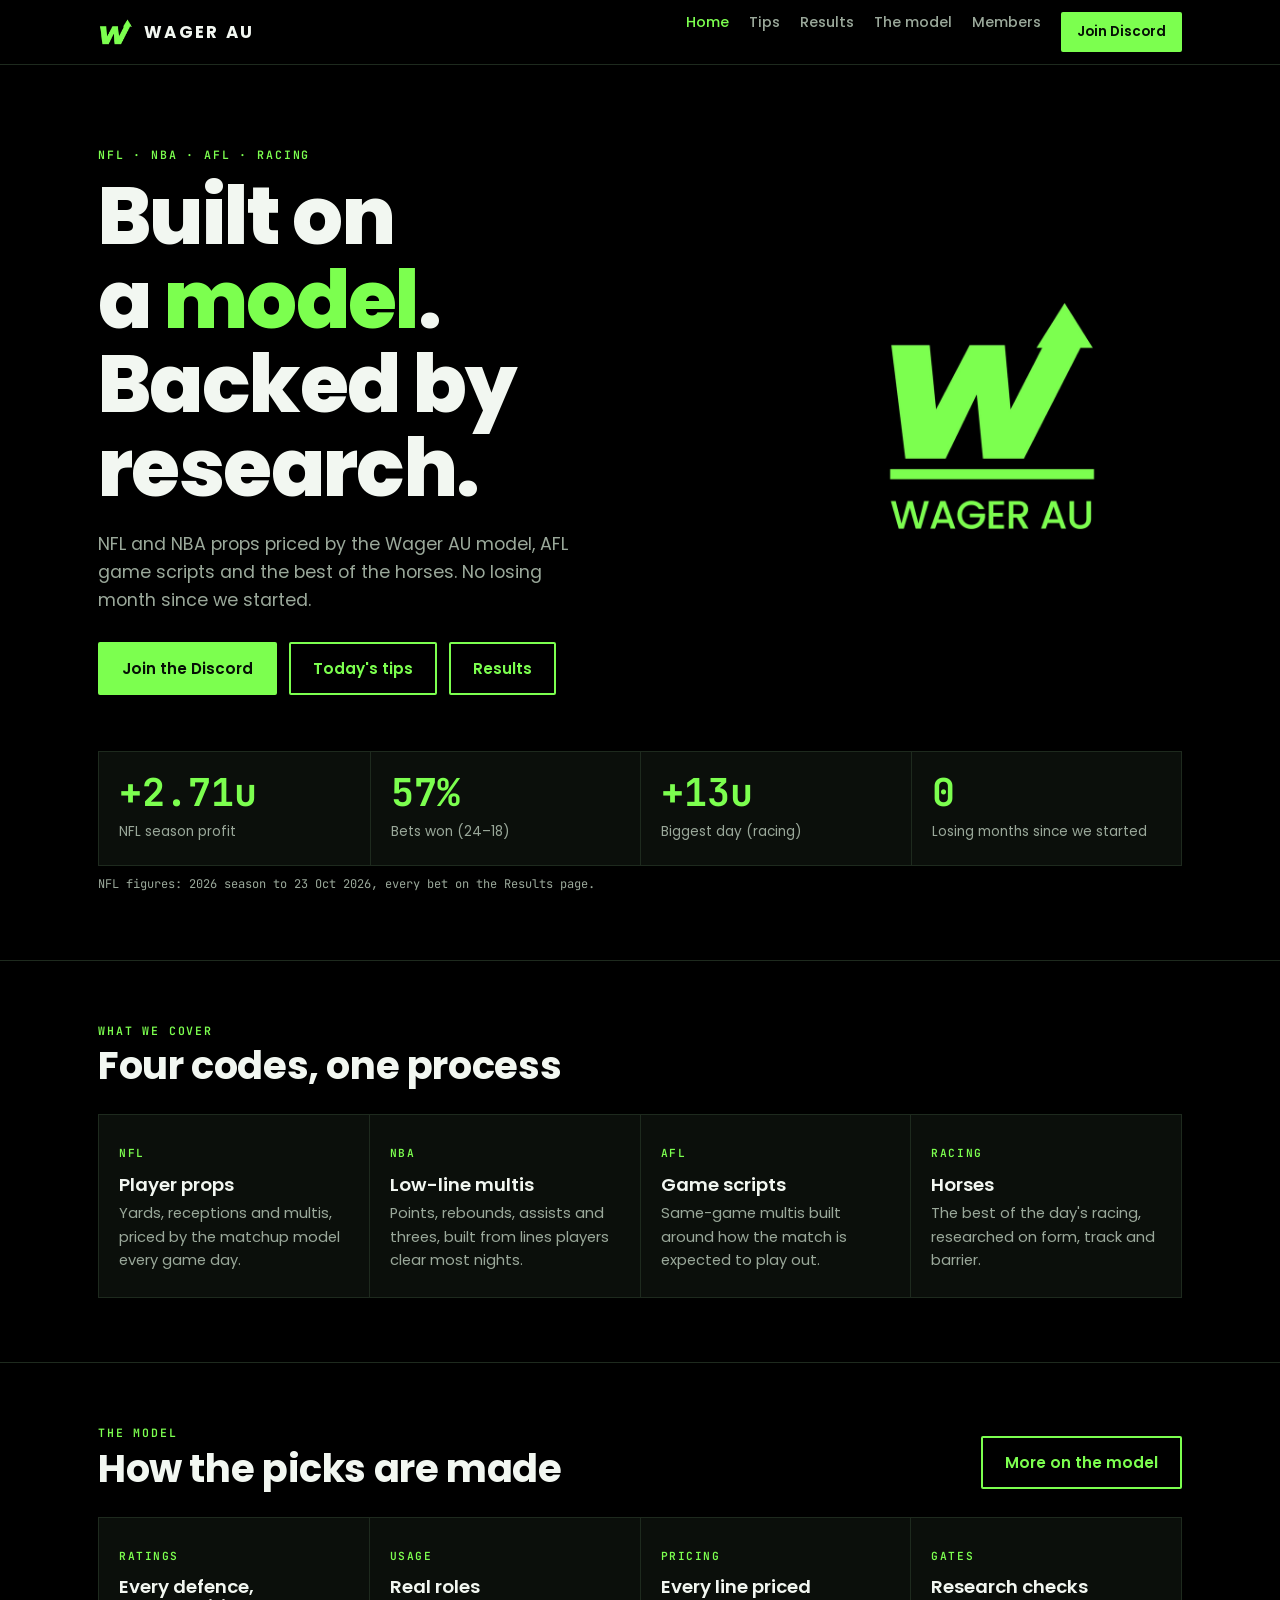
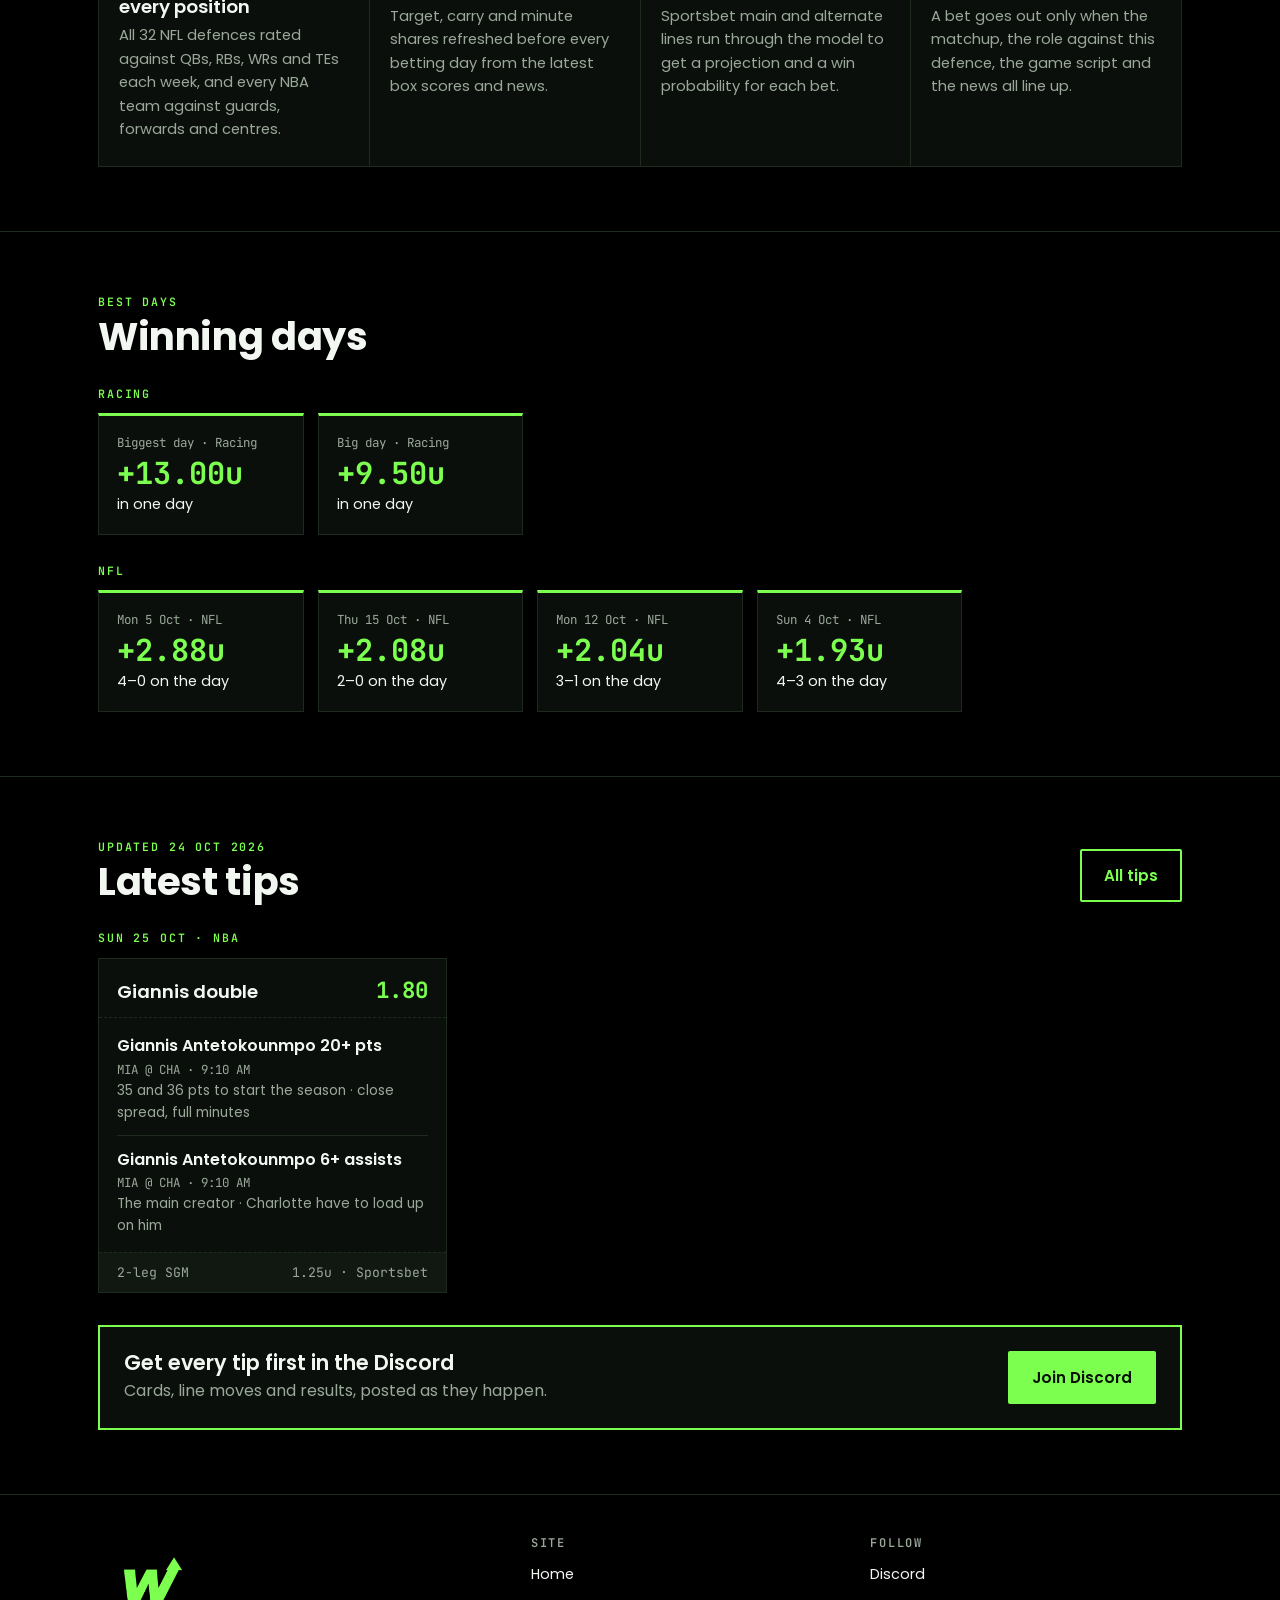
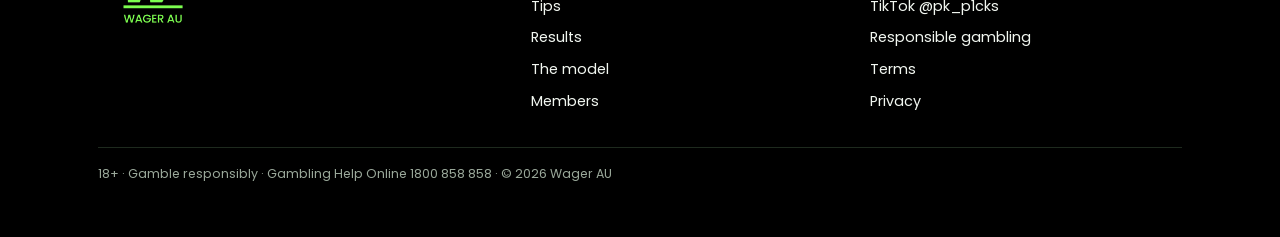
<file: index.html>
<!doctype html>
<html lang="en-AU">
<head>
<meta charset="utf-8">
<meta name="viewport" content="width=device-width, initial-scale=1, viewport-fit=cover">
<title>Wager AU</title>
<meta name="description" content="Model-driven NFL, NBA, AFL and racing tips for Australian punters.">
<link rel="icon" type="image/png" href="assets/favicon.png">
<link rel="preconnect" href="https://fonts.googleapis.com">
<link rel="stylesheet" href="https://fonts.googleapis.com/css2?family=Poppins:wght@400;500;600;700;800&family=JetBrains+Mono:wght@400;600;700&display=swap">
<link rel="stylesheet" href="assets/style.css">
</head>
<body>
<header>
  <div class="wrap">
    <a class="brand" href="index.html"><img src="assets/mark.png" alt="" width="36" height="36">WAGER AU</a>
    <nav aria-label="Main">
      <a href="index.html" aria-current="page">Home</a>
      <a href="tips.html">Tips</a>
      <a href="results.html">Results</a>
      <a href="model.html">The model</a>
      <a href="members.html">Members</a>
      <a class="btn primary nav-cta" href="https://discord.gg/CXUwYuUku" target="_blank" rel="noopener">Join Discord</a>
    </nav>
  </div>
</header>
<main>

<div class="wrap hero">
  <div class="hero-grid">
    <div>
      <p class="eyebrow">NFL · NBA · AFL · Racing</p>
      <h1 style="margin-top:14px">Built on a <em>model</em>.<br>Backed by research.</h1>
      <p class="lede">NFL and NBA props priced by the Wager AU model, AFL game scripts and the best of the horses. No losing month since we started.</p>
      <div class="cta"><a class="btn primary" href="https://discord.gg/CXUwYuUku" target="_blank" rel="noopener">Join the Discord</a><a class="btn ghost" href="tips.html">Today's tips</a><a class="btn ghost" href="results.html">Results</a></div>
    </div>
    <img class="hero-logo" src="assets/logo.png" alt="Wager AU logo" width="380" height="380">
  </div>
  <div style="margin-top:56px"><div class="stats"><div class="stat"><b>+2.71u</b><span>NFL season profit</span></div><div class="stat"><b>57%</b><span>Bets won (24–18)</span></div><div class="stat"><b>+13u</b><span>Biggest day (racing)</span></div><div class="stat"><b>0</b><span>Losing months since we started</span></div></div><p class="asof">NFL figures: 2026 season to 23 Oct 2026, every bet on the Results page.</p></div>
</div>
<section><div class="wrap">
  <div class="sec-head"><div><span class="eyebrow">What we cover</span><h2>Four codes, one process</h2></div></div>
  <div class="model">
  <div class="mcard"><span class="k">NFL</span><h3>Player props</h3><p>Yards, receptions and multis, priced by the matchup model every game day.</p></div>
  <div class="mcard"><span class="k">NBA</span><h3>Low-line multis</h3><p>Points, rebounds, assists and threes, built from lines players clear most nights.</p></div>
  <div class="mcard"><span class="k">AFL</span><h3>Game scripts</h3><p>Same-game multis built around how the match is expected to play out.</p></div>
  <div class="mcard"><span class="k">Racing</span><h3>Horses</h3><p>The best of the day's racing, researched on form, track and barrier.</p></div>
</div>
</div></section>
<section><div class="wrap">
  <div class="sec-head"><div><span class="eyebrow">The model</span><h2>How the picks are made</h2></div><a class="btn ghost" href="model.html">More on the model</a></div>
  <div class="model">
  <div class="mcard"><span class="k">Ratings</span><h3>Every defence, every position</h3><p>All 32 NFL defences rated against QBs, RBs, WRs and TEs each week, and every NBA team against guards, forwards and centres.</p></div>
  <div class="mcard"><span class="k">Usage</span><h3>Real roles</h3><p>Target, carry and minute shares refreshed before every betting day from the latest box scores and news.</p></div>
  <div class="mcard"><span class="k">Pricing</span><h3>Every line priced</h3><p>Sportsbet main and alternate lines run through the model to get a projection and a win probability for each bet.</p></div>
  <div class="mcard"><span class="k">Gates</span><h3>Research checks</h3><p>A bet goes out only when the matchup, the role against this defence, the game script and the news all line up.</p></div>
</div>
</div></section>
<section><div class="wrap">
  <div class="sec-head"><div><span class="eyebrow">Best days</span><h2>Winning days</h2></div></div>
  <span class="eyebrow day-label">Racing</span>
  <div class="days">
  <div class="day"><div class="d">Biggest day · Racing</div><div class="pl">+13.00u</div><div class="rec">in one day</div></div>
  <div class="day"><div class="d">Big day · Racing</div><div class="pl">+9.50u</div><div class="rec">in one day</div></div>
</div>
  <span class="eyebrow day-label">NFL</span>
  <div class="days"><div class="day"><div class="d">Mon 5 Oct · NFL</div><div class="pl">+2.88u</div><div class="rec">4–0 on the day</div></div><div class="day"><div class="d">Thu 15 Oct · NFL</div><div class="pl">+2.08u</div><div class="rec">2–0 on the day</div></div><div class="day"><div class="d">Mon 12 Oct · NFL</div><div class="pl">+2.04u</div><div class="rec">3–1 on the day</div></div><div class="day"><div class="d">Sun 4 Oct · NFL</div><div class="pl">+1.93u</div><div class="rec">4–3 on the day</div></div></div>
</div></section>
<section><div class="wrap">
  <div class="sec-head"><div><span class="eyebrow">Updated 24 Oct 2026</span><h2>Latest tips</h2></div><a class="btn ghost" href="tips.html">All tips</a></div>
  <span class="eyebrow day-label">Sun 25 Oct · NBA</span><div class="tickets"><article class="ticket"><div class="t-top"><h3>Giannis double</h3><span class="price">1.80</span></div><ul class="legs"><li><span class="leg-name">Giannis Antetokounmpo 20+ pts</span><span class="leg-game">MIA @ CHA · 9:10 AM</span><span class="leg-stat">35 and 36 pts to start the season · close spread, full minutes</span></li><li><span class="leg-name">Giannis Antetokounmpo 6+ assists</span><span class="leg-game">MIA @ CHA · 9:10 AM</span><span class="leg-stat">The main creator · Charlotte have to load up on him</span></li></ul><div class="t-foot"><span>2-leg SGM</span><span>1.25u · Sportsbet</span></div></article></div>
  <div class="discord-band"><div><h3>Get every tip first in the Discord</h3><p class="muted">Cards, line moves and results, posted as they happen.</p></div><a class="btn primary" href="https://discord.gg/CXUwYuUku" target="_blank" rel="noopener">Join Discord</a></div>
</div></section>
</main>
<footer>
  <div class="wrap">
    <div class="grid">
      <div><img src="assets/logo.png" alt="Wager AU" width="110" height="110"></div>
      <div><h4>Site</h4><ul><li><a href="index.html">Home</a></li><li><a href="tips.html">Tips</a></li><li><a href="results.html">Results</a></li><li><a href="model.html">The model</a></li><li><a href="members.html">Members</a></li></ul></div>
      <div><h4>Follow</h4><ul><li><a href="https://discord.gg/CXUwYuUku" target="_blank" rel="noopener">Discord</a></li><li><a href="https://www.tiktok.com/@pk_p1cks" target="_blank" rel="noopener">TikTok @pk_p1cks</a></li>
        <li><a href="responsible-gambling.html">Responsible gambling</a></li><li><a href="terms.html">Terms</a></li><li><a href="privacy.html">Privacy</a></li></ul></div>
    </div>
    <p class="rg">18+ · Gamble responsibly · Gambling Help Online 1800 858 858 · © 2026 Wager AU</p>
  </div>
</footer>

</body>
</html>
</file>
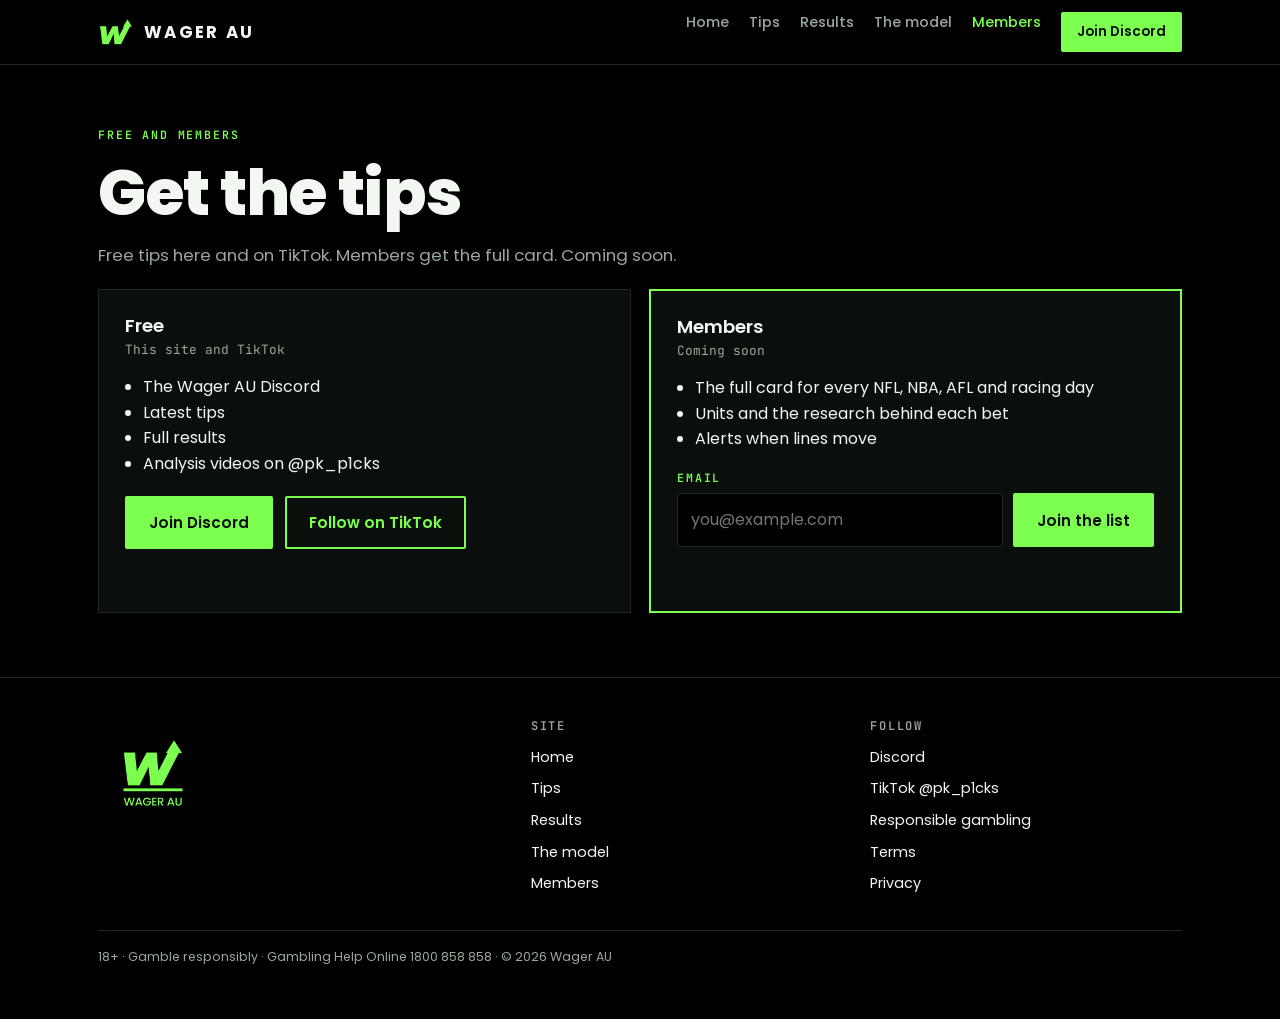
<file: members.html>
<!doctype html>
<html lang="en-AU">
<head>
<meta charset="utf-8">
<meta name="viewport" content="width=device-width, initial-scale=1, viewport-fit=cover">
<title>Members · Wager AU</title>
<meta name="description" content="Join the Wager AU list for full NFL and NBA cards.">
<link rel="icon" type="image/png" href="assets/favicon.png">
<link rel="preconnect" href="https://fonts.googleapis.com">
<link rel="stylesheet" href="https://fonts.googleapis.com/css2?family=Poppins:wght@400;500;600;700;800&family=JetBrains+Mono:wght@400;600;700&display=swap">
<link rel="stylesheet" href="assets/style.css">
</head>
<body>
<header>
  <div class="wrap">
    <a class="brand" href="index.html"><img src="assets/mark.png" alt="" width="36" height="36">WAGER AU</a>
    <nav aria-label="Main">
      <a href="index.html">Home</a>
      <a href="tips.html">Tips</a>
      <a href="results.html">Results</a>
      <a href="model.html">The model</a>
      <a href="members.html" aria-current="page">Members</a>
      <a class="btn primary nav-cta" href="https://discord.gg/CXUwYuUku" target="_blank" rel="noopener">Join Discord</a>
    </nav>
  </div>
</header>
<main>

<div class="wrap page-head"><span class="eyebrow">Free and members</span><h1 style="margin-top:12px">Get the tips</h1>
<p>Free tips here and on TikTok. Members get the full card. Coming soon.</p></div>
<section style="border-top:0;padding-top:8px"><div class="wrap">
<div class="plans">
  <div class="plan"><h3>Free</h3><p class="sub">This site and TikTok</p>
    <ul><li>The Wager AU Discord</li><li>Latest tips</li><li>Full results</li><li>Analysis videos on @pk_p1cks</li></ul>
    <div class="cta"><a class="btn primary" href="https://discord.gg/CXUwYuUku" target="_blank" rel="noopener">Join Discord</a><a class="btn ghost" href="https://www.tiktok.com/@pk_p1cks" target="_blank" rel="noopener">Follow on TikTok</a></div></div>
  <div class="plan feat"><h3>Members</h3><p class="sub">Coming soon</p>
    <ul><li>The full card for every NFL, NBA, AFL and racing day</li><li>Units and the research behind each bet</li><li>Alerts when lines move</li></ul>
    <form id="join" novalidate>
      <label class="eyebrow" for="email" style="flex-basis:100%">Email</label>
      <input id="email" type="email" placeholder="you@example.com" autocomplete="email" required>
      <button class="btn primary" type="submit">Join the list</button>
    </form>
    <p class="msg" id="msg" aria-live="polite"></p></div>
</div>
</div></section>
</main>
<footer>
  <div class="wrap">
    <div class="grid">
      <div><img src="assets/logo.png" alt="Wager AU" width="110" height="110"></div>
      <div><h4>Site</h4><ul><li><a href="index.html">Home</a></li><li><a href="tips.html">Tips</a></li><li><a href="results.html">Results</a></li><li><a href="model.html">The model</a></li><li><a href="members.html">Members</a></li></ul></div>
      <div><h4>Follow</h4><ul><li><a href="https://discord.gg/CXUwYuUku" target="_blank" rel="noopener">Discord</a></li><li><a href="https://www.tiktok.com/@pk_p1cks" target="_blank" rel="noopener">TikTok @pk_p1cks</a></li>
        <li><a href="responsible-gambling.html">Responsible gambling</a></li><li><a href="terms.html">Terms</a></li><li><a href="privacy.html">Privacy</a></li></ul></div>
    </div>
    <p class="rg">18+ · Gamble responsibly · Gambling Help Online 1800 858 858 · © 2026 Wager AU</p>
  </div>
</footer>
<script>
var f=document.getElementById('join');
if(f){f.addEventListener('submit',function(e){
  e.preventDefault();
  var el=document.getElementById('email'), msg=document.getElementById('msg');
  if(!el.value||!/^[^@\s]+@[^@\s]+\.[^@\s]+$/.test(el.value)){msg.textContent='Enter an email address like name@example.com.';el.focus();return;}
  msg.textContent='Sign-ups open soon. Follow @pk_p1cks on TikTok in the meantime.';
});}
</script>
</body>
</html>
</file>
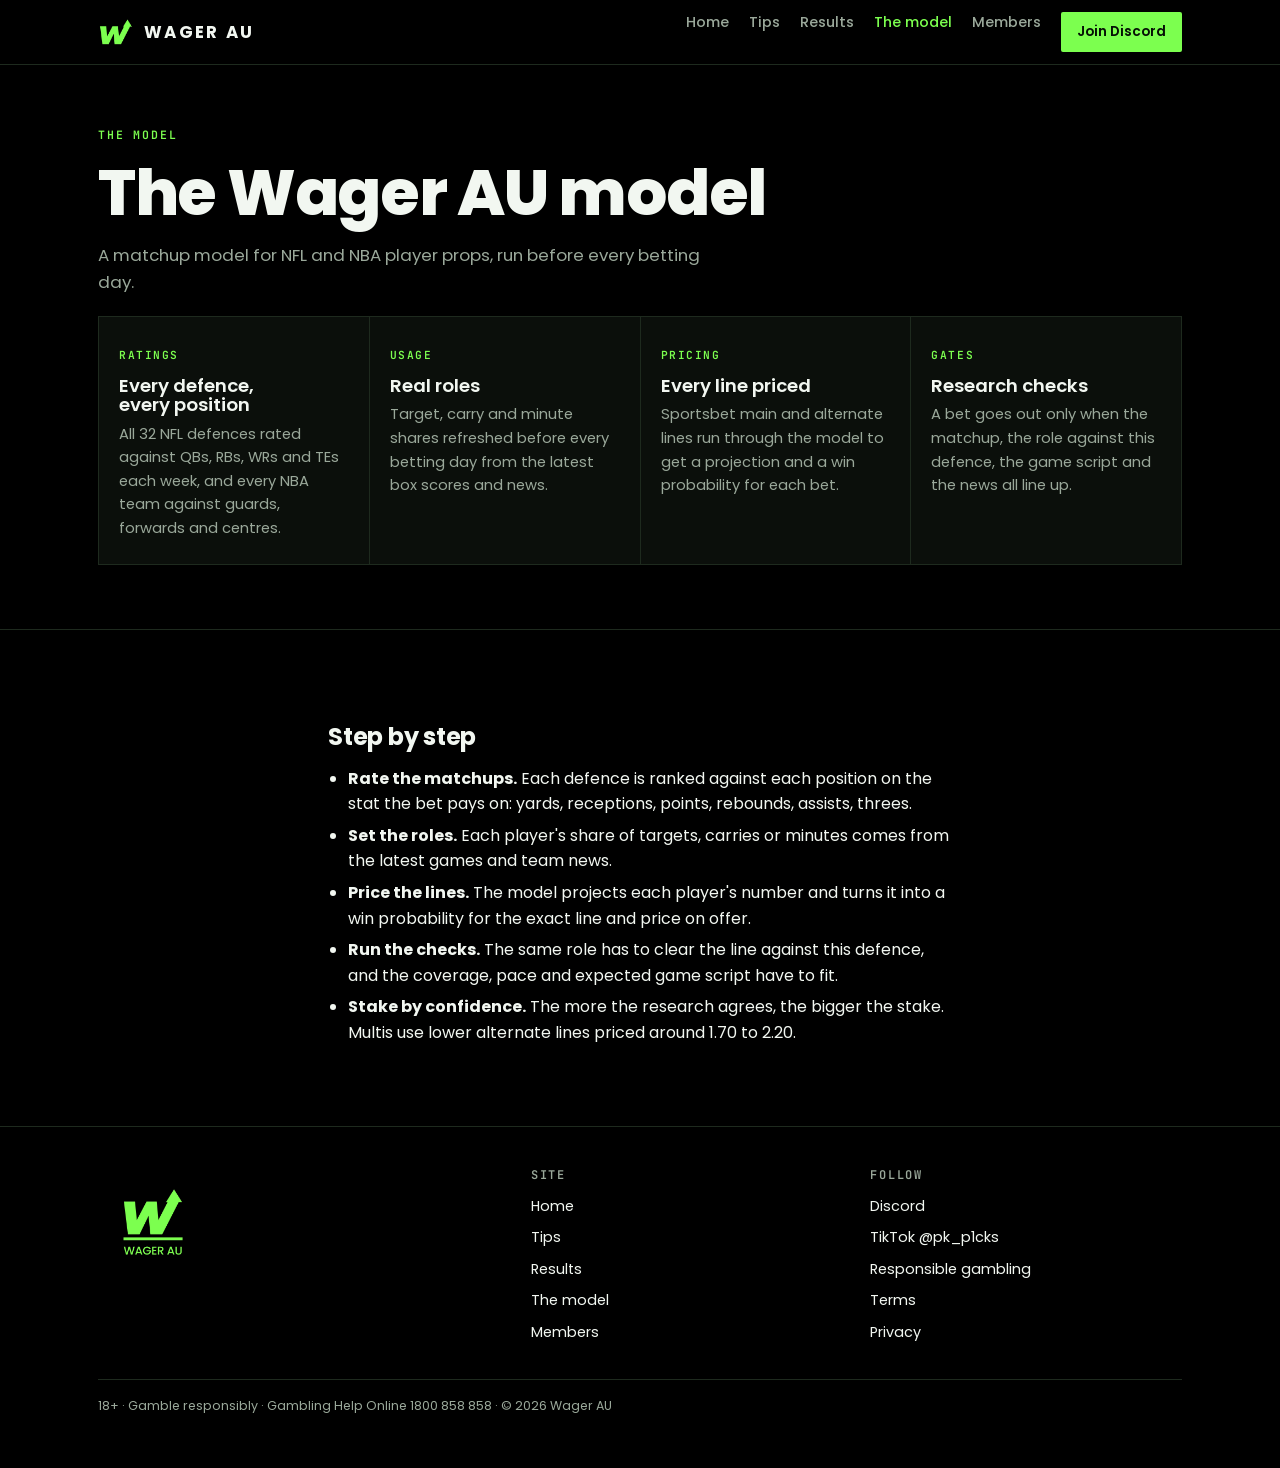
<file: model.html>
<!doctype html>
<html lang="en-AU">
<head>
<meta charset="utf-8">
<meta name="viewport" content="width=device-width, initial-scale=1, viewport-fit=cover">
<title>The model · Wager AU</title>
<meta name="description" content="How the Wager AU model rates matchups, prices lines and picks bets.">
<link rel="icon" type="image/png" href="assets/favicon.png">
<link rel="preconnect" href="https://fonts.googleapis.com">
<link rel="stylesheet" href="https://fonts.googleapis.com/css2?family=Poppins:wght@400;500;600;700;800&family=JetBrains+Mono:wght@400;600;700&display=swap">
<link rel="stylesheet" href="assets/style.css">
</head>
<body>
<header>
  <div class="wrap">
    <a class="brand" href="index.html"><img src="assets/mark.png" alt="" width="36" height="36">WAGER AU</a>
    <nav aria-label="Main">
      <a href="index.html">Home</a>
      <a href="tips.html">Tips</a>
      <a href="results.html">Results</a>
      <a href="model.html" aria-current="page">The model</a>
      <a href="members.html">Members</a>
      <a class="btn primary nav-cta" href="https://discord.gg/CXUwYuUku" target="_blank" rel="noopener">Join Discord</a>
    </nav>
  </div>
</header>
<main>

<div class="wrap page-head"><span class="eyebrow">The model</span><h1 style="margin-top:12px">The Wager AU model</h1>
<p>A matchup model for NFL and NBA player props, run before every betting day.</p></div>
<section style="border-top:0;padding-top:8px"><div class="wrap"><div class="model">
  <div class="mcard"><span class="k">Ratings</span><h3>Every defence, every position</h3><p>All 32 NFL defences rated against QBs, RBs, WRs and TEs each week, and every NBA team against guards, forwards and centres.</p></div>
  <div class="mcard"><span class="k">Usage</span><h3>Real roles</h3><p>Target, carry and minute shares refreshed before every betting day from the latest box scores and news.</p></div>
  <div class="mcard"><span class="k">Pricing</span><h3>Every line priced</h3><p>Sportsbet main and alternate lines run through the model to get a projection and a win probability for each bet.</p></div>
  <div class="mcard"><span class="k">Gates</span><h3>Research checks</h3><p>A bet goes out only when the matchup, the role against this defence, the game script and the news all line up.</p></div>
</div></div></section>
<section><div class="wrap prose">
<h2>Step by step</h2>
<ul>
<li><b>Rate the matchups.</b> Each defence is ranked against each position on the stat the bet pays on: yards, receptions, points, rebounds, assists, threes.</li>
<li><b>Set the roles.</b> Each player's share of targets, carries or minutes comes from the latest games and team news.</li>
<li><b>Price the lines.</b> The model projects each player's number and turns it into a win probability for the exact line and price on offer.</li>
<li><b>Run the checks.</b> The same role has to clear the line against this defence, and the coverage, pace and expected game script have to fit.</li>
<li><b>Stake by confidence.</b> The more the research agrees, the bigger the stake. Multis use lower alternate lines priced around 1.70 to 2.20.</li>
</ul>
</div></section>
</main>
<footer>
  <div class="wrap">
    <div class="grid">
      <div><img src="assets/logo.png" alt="Wager AU" width="110" height="110"></div>
      <div><h4>Site</h4><ul><li><a href="index.html">Home</a></li><li><a href="tips.html">Tips</a></li><li><a href="results.html">Results</a></li><li><a href="model.html">The model</a></li><li><a href="members.html">Members</a></li></ul></div>
      <div><h4>Follow</h4><ul><li><a href="https://discord.gg/CXUwYuUku" target="_blank" rel="noopener">Discord</a></li><li><a href="https://www.tiktok.com/@pk_p1cks" target="_blank" rel="noopener">TikTok @pk_p1cks</a></li>
        <li><a href="responsible-gambling.html">Responsible gambling</a></li><li><a href="terms.html">Terms</a></li><li><a href="privacy.html">Privacy</a></li></ul></div>
    </div>
    <p class="rg">18+ · Gamble responsibly · Gambling Help Online 1800 858 858 · © 2026 Wager AU</p>
  </div>
</footer>

</body>
</html>
</file>
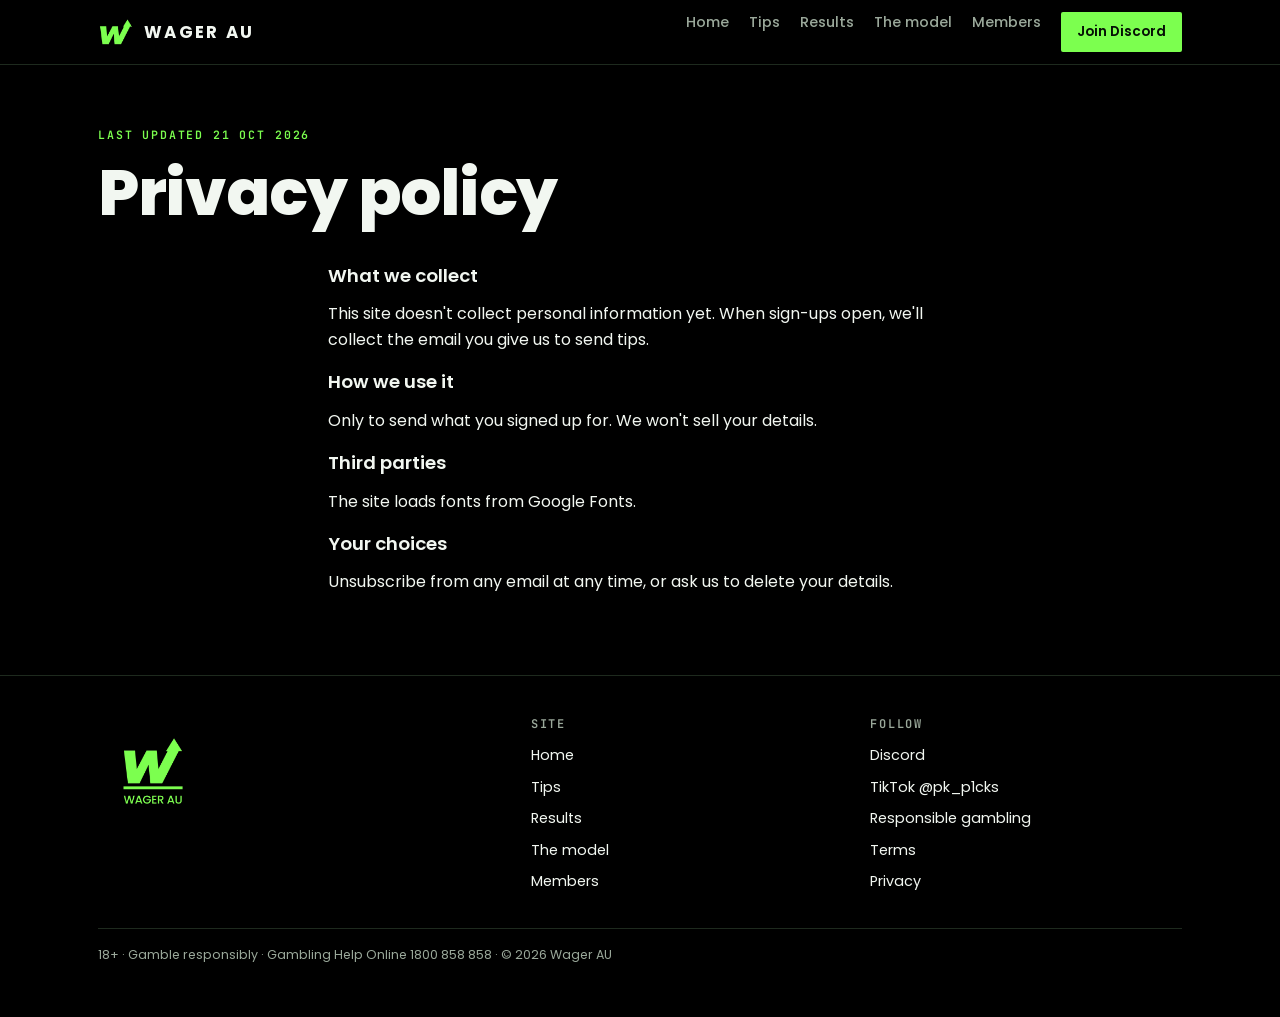
<file: privacy.html>
<!doctype html>
<html lang="en-AU">
<head>
<meta charset="utf-8">
<meta name="viewport" content="width=device-width, initial-scale=1, viewport-fit=cover">
<title>Privacy · Wager AU</title>
<meta name="description" content="How Wager AU handles personal information.">
<link rel="icon" type="image/png" href="assets/favicon.png">
<link rel="preconnect" href="https://fonts.googleapis.com">
<link rel="stylesheet" href="https://fonts.googleapis.com/css2?family=Poppins:wght@400;500;600;700;800&family=JetBrains+Mono:wght@400;600;700&display=swap">
<link rel="stylesheet" href="assets/style.css">
</head>
<body>
<header>
  <div class="wrap">
    <a class="brand" href="index.html"><img src="assets/mark.png" alt="" width="36" height="36">WAGER AU</a>
    <nav aria-label="Main">
      <a href="index.html">Home</a>
      <a href="tips.html">Tips</a>
      <a href="results.html">Results</a>
      <a href="model.html">The model</a>
      <a href="members.html">Members</a>
      <a class="btn primary nav-cta" href="https://discord.gg/CXUwYuUku" target="_blank" rel="noopener">Join Discord</a>
    </nav>
  </div>
</header>
<main>

<div class="wrap page-head"><span class="eyebrow">Last updated 21 Oct 2026</span><h1 style="margin-top:12px">Privacy policy</h1></div>
<section style="border-top:0;padding-top:8px"><div class="wrap prose">
<h3>What we collect</h3><p>This site doesn't collect personal information yet. When sign-ups open, we'll collect the email you give us to send tips.</p>
<h3>How we use it</h3><p>Only to send what you signed up for. We won't sell your details.</p>
<h3>Third parties</h3><p>The site loads fonts from Google Fonts.</p>
<h3>Your choices</h3><p>Unsubscribe from any email at any time, or ask us to delete your details.</p>
</div></section>
</main>
<footer>
  <div class="wrap">
    <div class="grid">
      <div><img src="assets/logo.png" alt="Wager AU" width="110" height="110"></div>
      <div><h4>Site</h4><ul><li><a href="index.html">Home</a></li><li><a href="tips.html">Tips</a></li><li><a href="results.html">Results</a></li><li><a href="model.html">The model</a></li><li><a href="members.html">Members</a></li></ul></div>
      <div><h4>Follow</h4><ul><li><a href="https://discord.gg/CXUwYuUku" target="_blank" rel="noopener">Discord</a></li><li><a href="https://www.tiktok.com/@pk_p1cks" target="_blank" rel="noopener">TikTok @pk_p1cks</a></li>
        <li><a href="responsible-gambling.html">Responsible gambling</a></li><li><a href="terms.html">Terms</a></li><li><a href="privacy.html">Privacy</a></li></ul></div>
    </div>
    <p class="rg">18+ · Gamble responsibly · Gambling Help Online 1800 858 858 · © 2026 Wager AU</p>
  </div>
</footer>

</body>
</html>
</file>
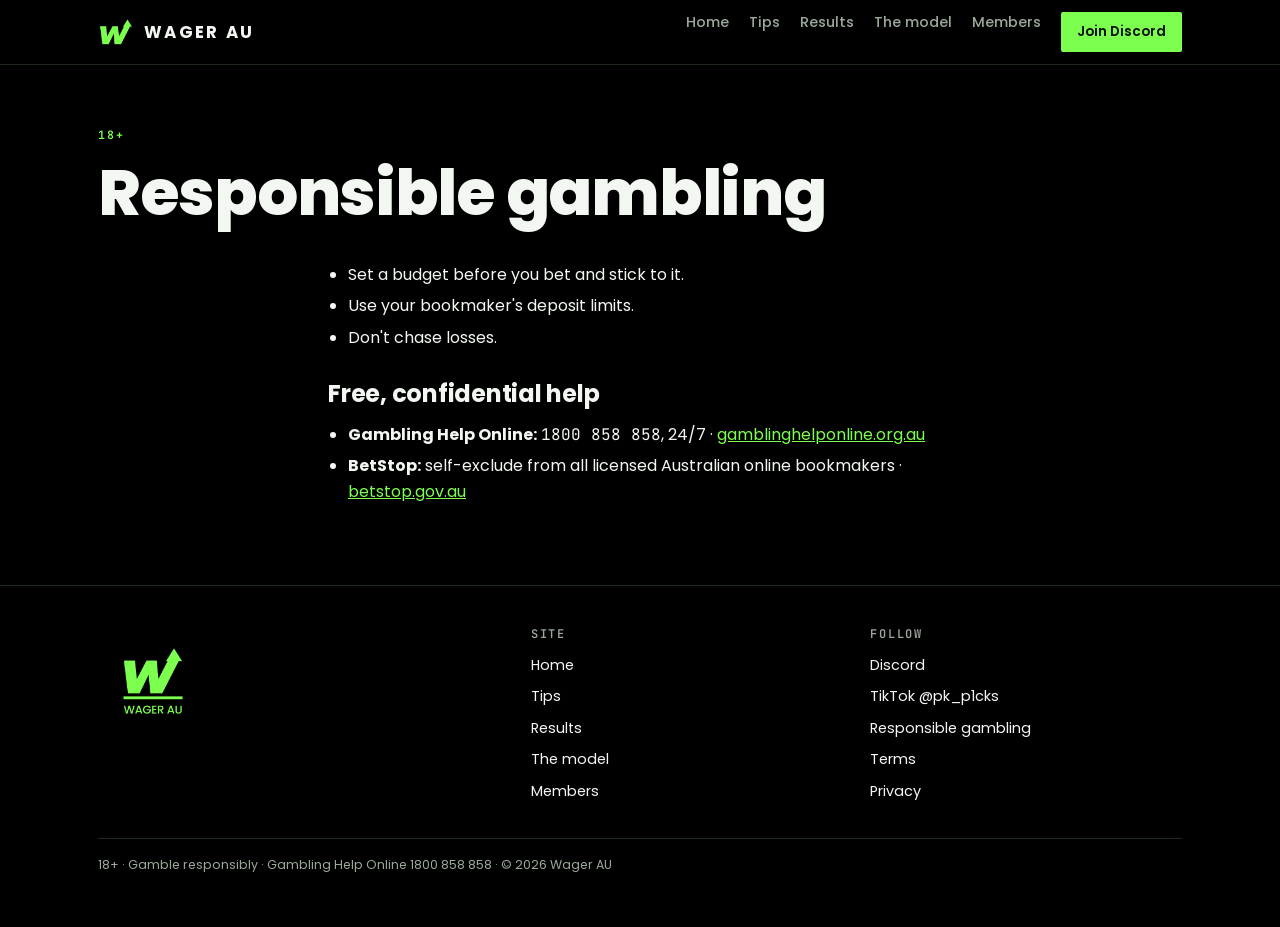
<file: responsible-gambling.html>
<!doctype html>
<html lang="en-AU">
<head>
<meta charset="utf-8">
<meta name="viewport" content="width=device-width, initial-scale=1, viewport-fit=cover">
<title>Responsible gambling · Wager AU</title>
<meta name="description" content="Support and tools for safer betting.">
<link rel="icon" type="image/png" href="assets/favicon.png">
<link rel="preconnect" href="https://fonts.googleapis.com">
<link rel="stylesheet" href="https://fonts.googleapis.com/css2?family=Poppins:wght@400;500;600;700;800&family=JetBrains+Mono:wght@400;600;700&display=swap">
<link rel="stylesheet" href="assets/style.css">
</head>
<body>
<header>
  <div class="wrap">
    <a class="brand" href="index.html"><img src="assets/mark.png" alt="" width="36" height="36">WAGER AU</a>
    <nav aria-label="Main">
      <a href="index.html">Home</a>
      <a href="tips.html">Tips</a>
      <a href="results.html">Results</a>
      <a href="model.html">The model</a>
      <a href="members.html">Members</a>
      <a class="btn primary nav-cta" href="https://discord.gg/CXUwYuUku" target="_blank" rel="noopener">Join Discord</a>
    </nav>
  </div>
</header>
<main>

<div class="wrap page-head"><span class="eyebrow">18+</span><h1 style="margin-top:12px">Responsible gambling</h1></div>
<section style="border-top:0;padding-top:8px"><div class="wrap prose">
<ul>
<li>Set a budget before you bet and stick to it.</li>
<li>Use your bookmaker's deposit limits.</li>
<li>Don't chase losses.</li>
</ul>
<h2>Free, confidential help</h2>
<ul>
<li><b>Gambling Help Online:</b> <span class="num">1800 858 858</span>, 24/7 · <a href="https://www.gamblinghelponline.org.au" target="_blank" rel="noopener">gamblinghelponline.org.au</a></li>
<li><b>BetStop:</b> self-exclude from all licensed Australian online bookmakers · <a href="https://www.betstop.gov.au" target="_blank" rel="noopener">betstop.gov.au</a></li>
</ul>
</div></section>
</main>
<footer>
  <div class="wrap">
    <div class="grid">
      <div><img src="assets/logo.png" alt="Wager AU" width="110" height="110"></div>
      <div><h4>Site</h4><ul><li><a href="index.html">Home</a></li><li><a href="tips.html">Tips</a></li><li><a href="results.html">Results</a></li><li><a href="model.html">The model</a></li><li><a href="members.html">Members</a></li></ul></div>
      <div><h4>Follow</h4><ul><li><a href="https://discord.gg/CXUwYuUku" target="_blank" rel="noopener">Discord</a></li><li><a href="https://www.tiktok.com/@pk_p1cks" target="_blank" rel="noopener">TikTok @pk_p1cks</a></li>
        <li><a href="responsible-gambling.html">Responsible gambling</a></li><li><a href="terms.html">Terms</a></li><li><a href="privacy.html">Privacy</a></li></ul></div>
    </div>
    <p class="rg">18+ · Gamble responsibly · Gambling Help Online 1800 858 858 · © 2026 Wager AU</p>
  </div>
</footer>

</body>
</html>
</file>
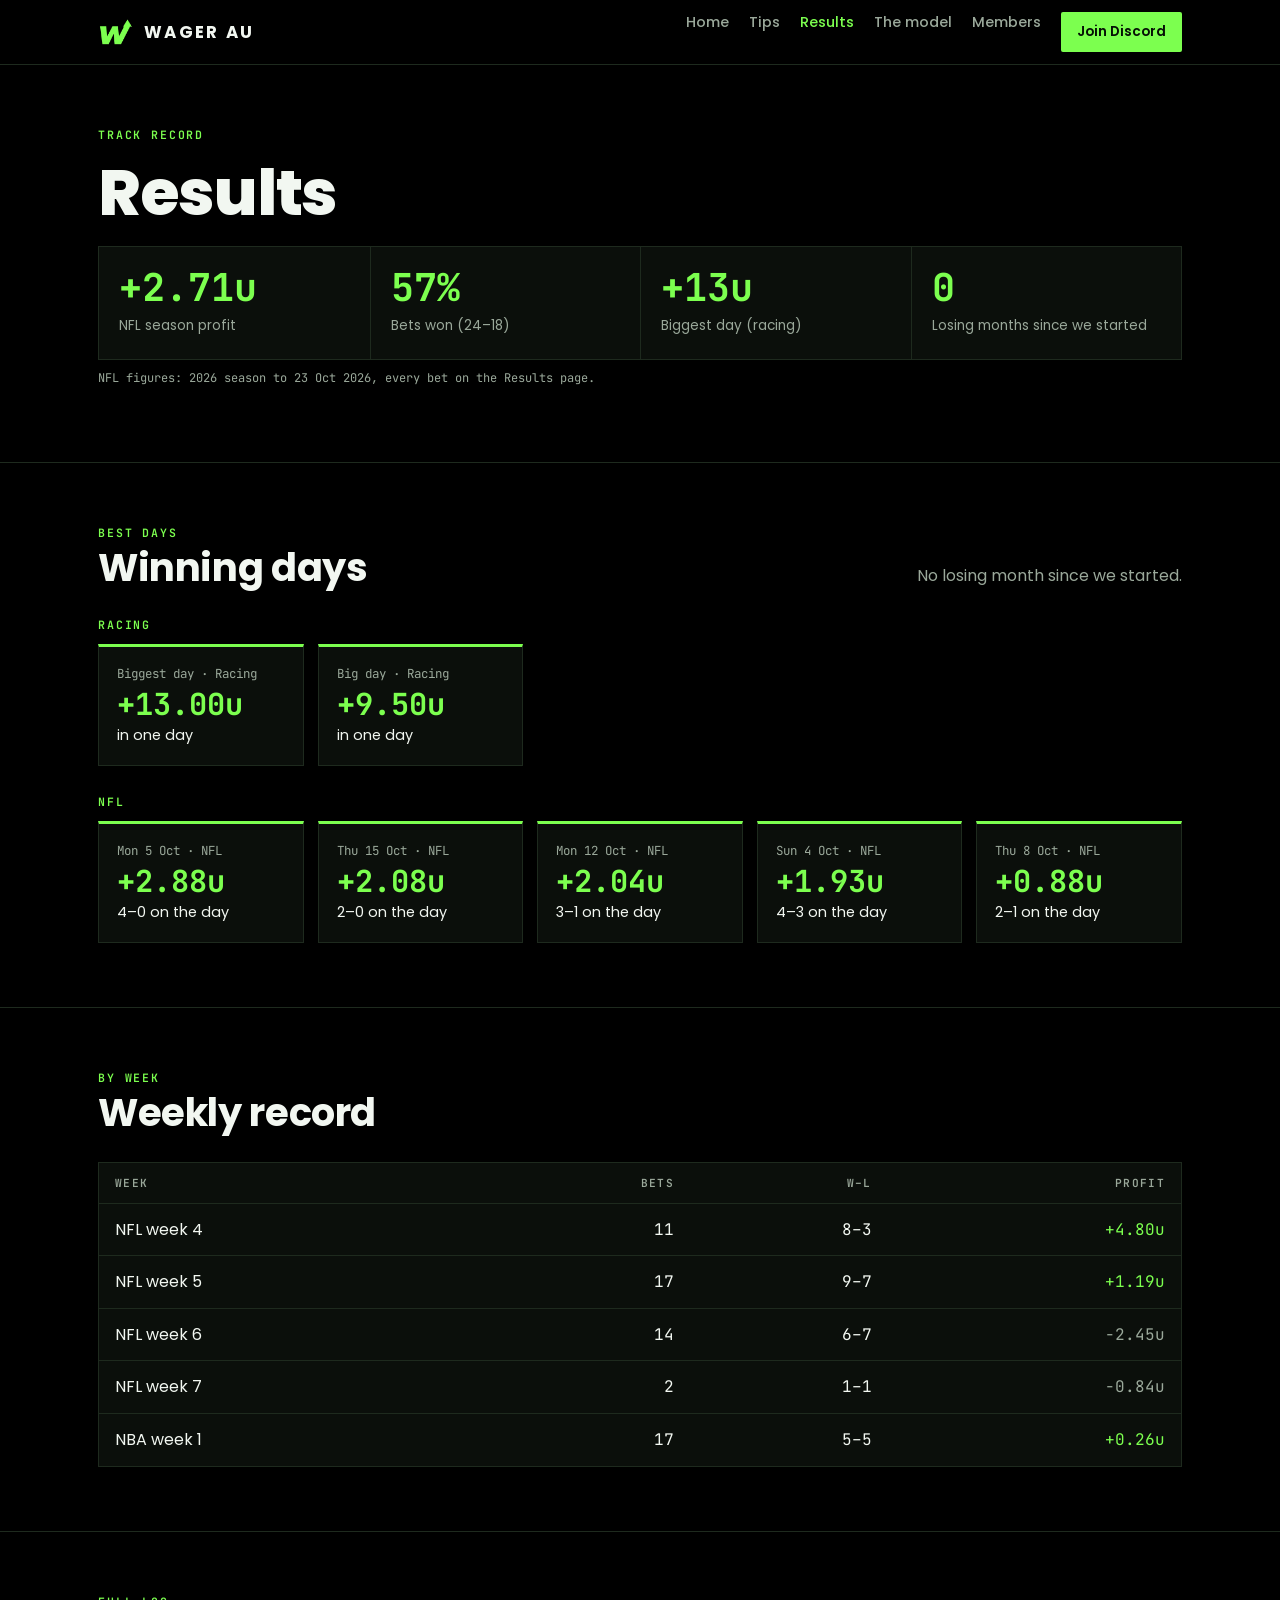
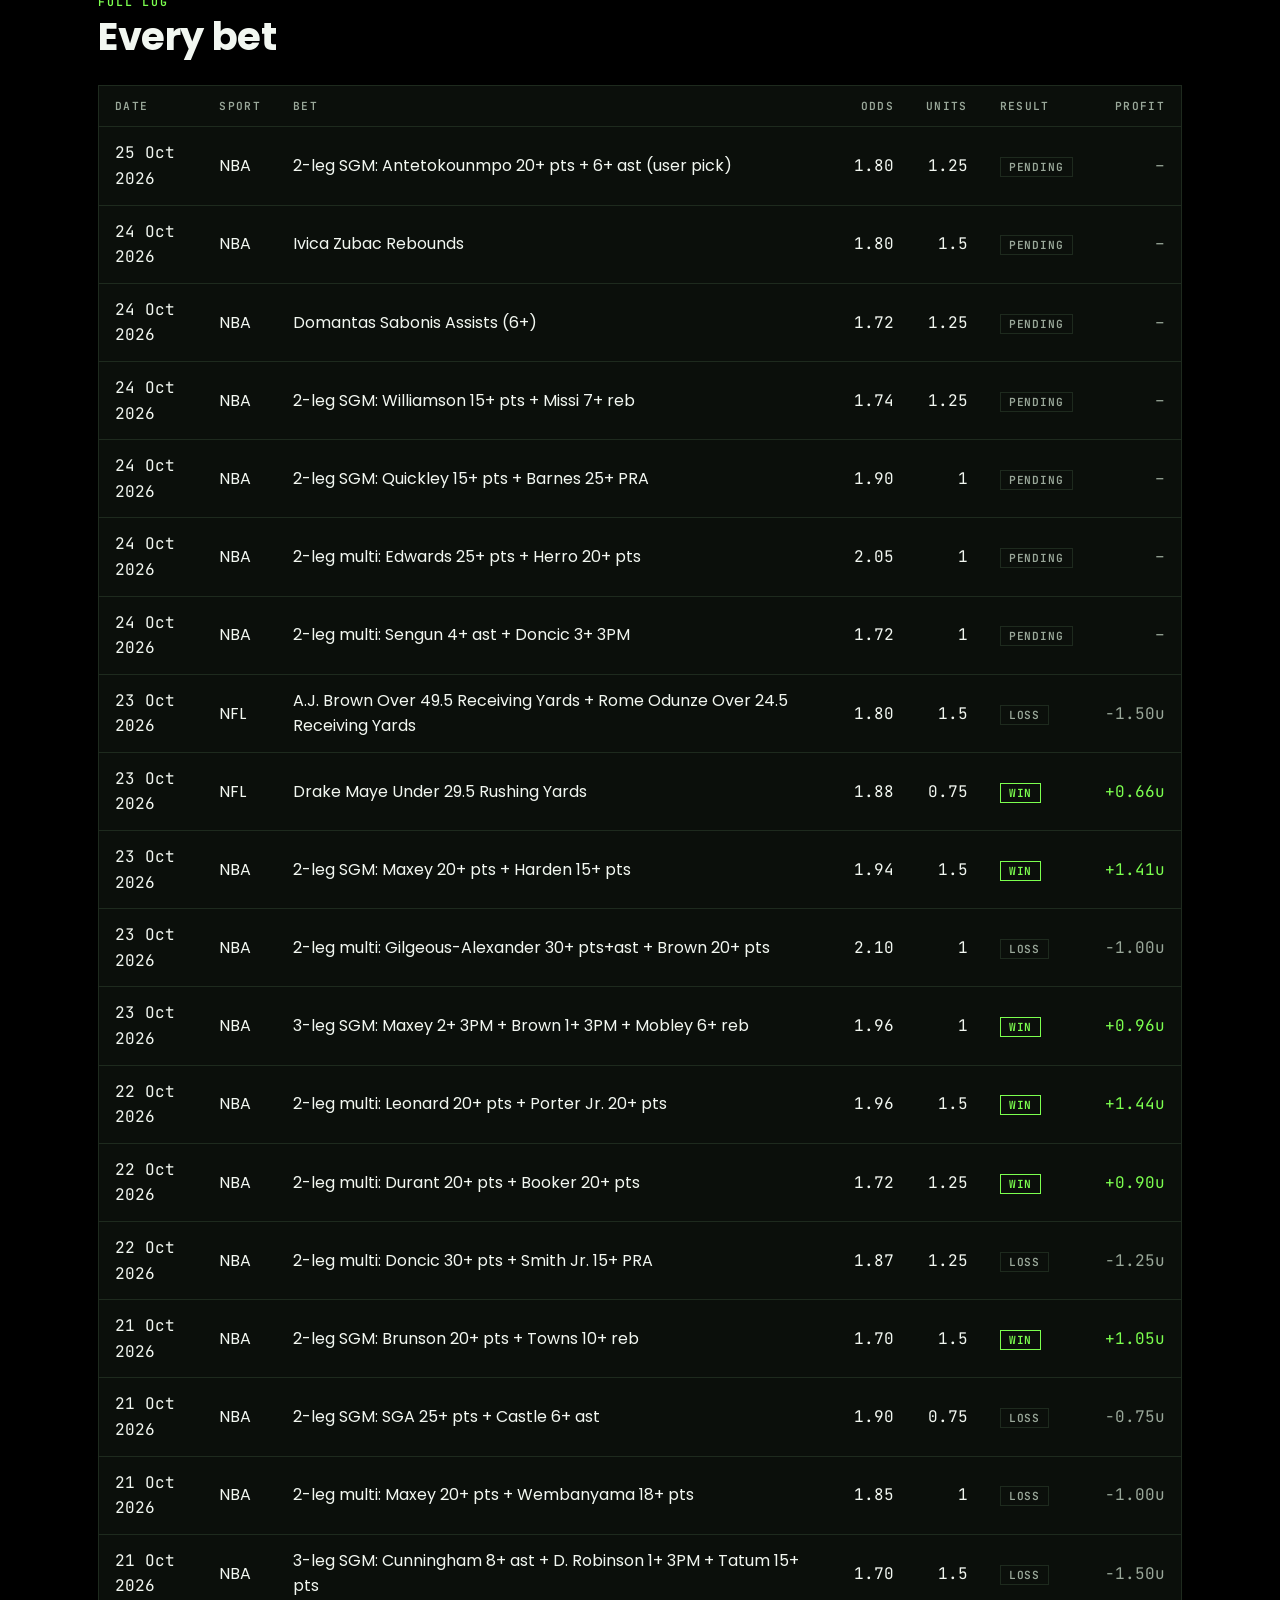
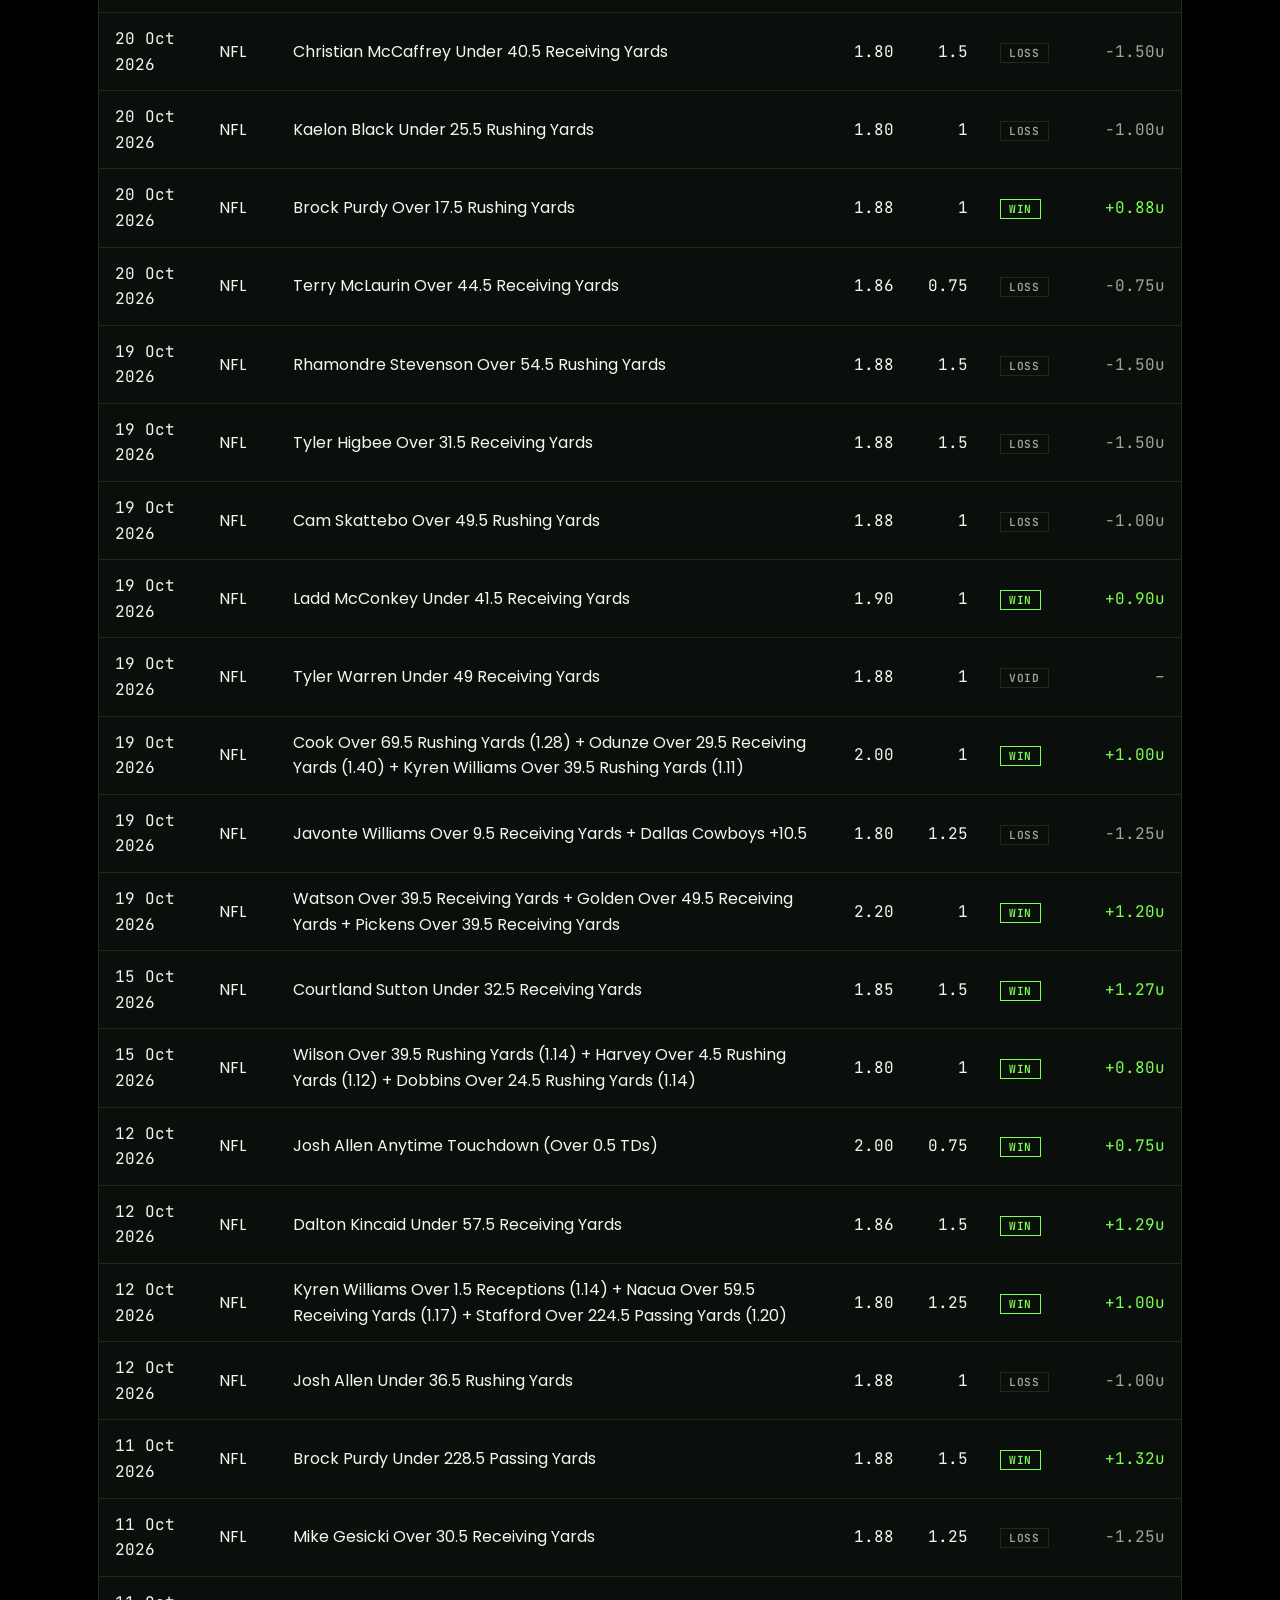
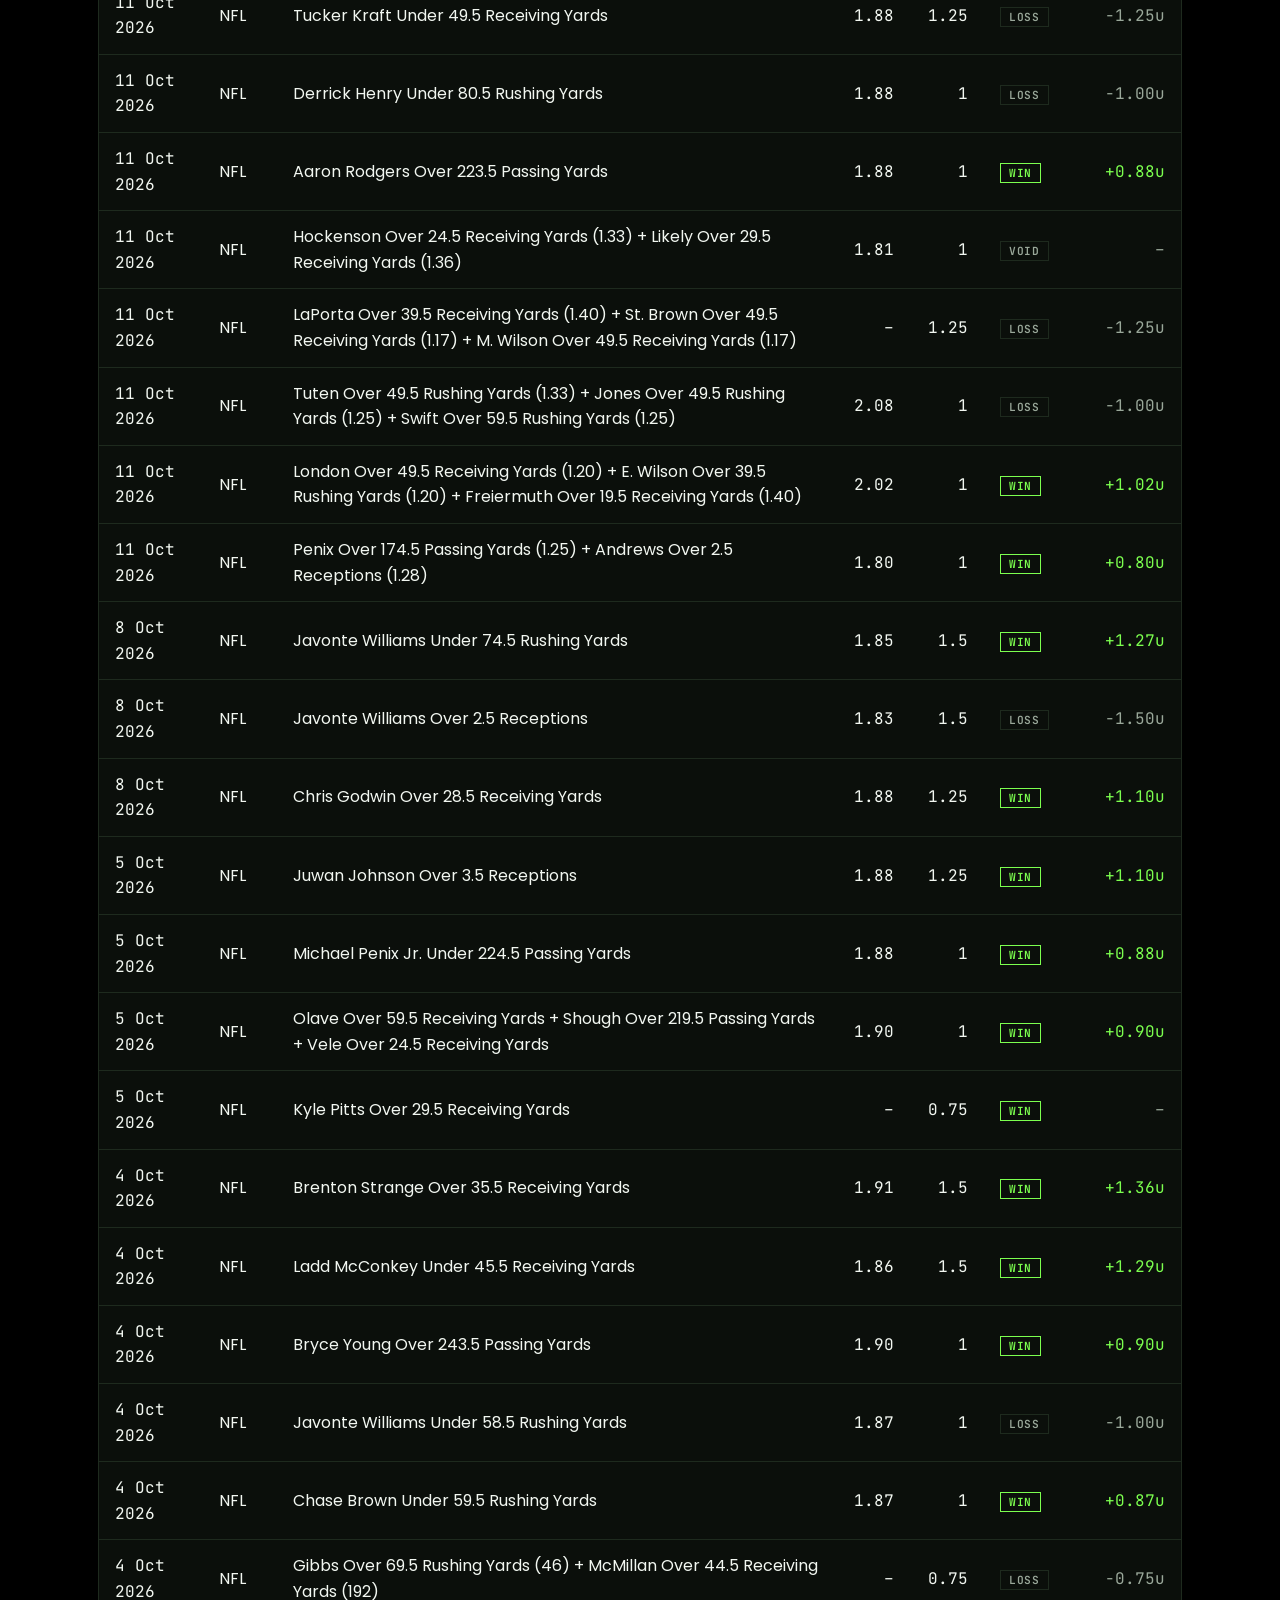
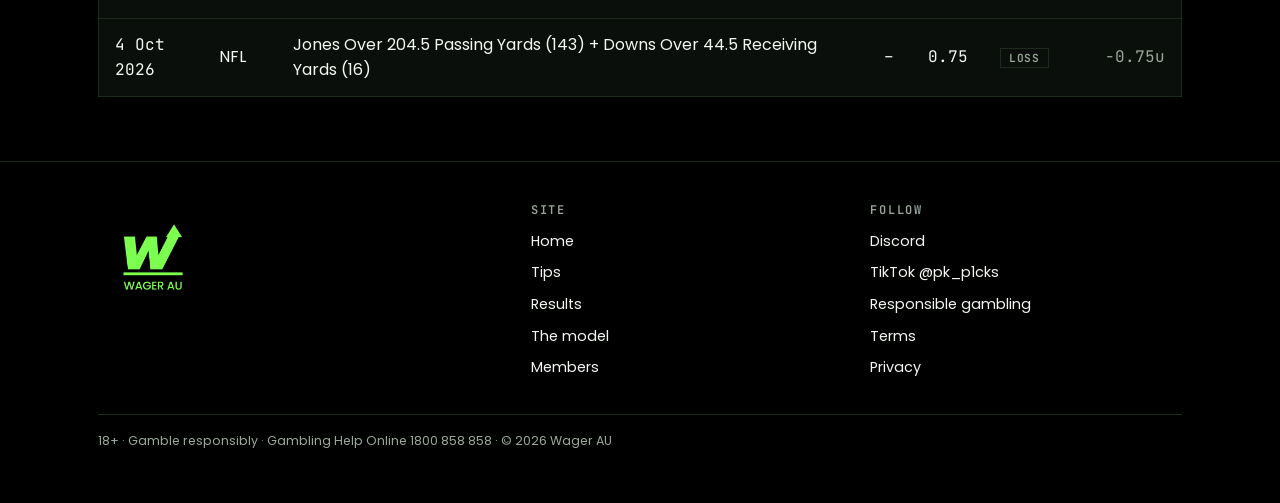
<file: results.html>
<!doctype html>
<html lang="en-AU">
<head>
<meta charset="utf-8">
<meta name="viewport" content="width=device-width, initial-scale=1, viewport-fit=cover">
<title>Results · Wager AU</title>
<meta name="description" content="Wager AU results: profit, winning days and every bet.">
<link rel="icon" type="image/png" href="assets/favicon.png">
<link rel="preconnect" href="https://fonts.googleapis.com">
<link rel="stylesheet" href="https://fonts.googleapis.com/css2?family=Poppins:wght@400;500;600;700;800&family=JetBrains+Mono:wght@400;600;700&display=swap">
<link rel="stylesheet" href="assets/style.css">
</head>
<body>
<header>
  <div class="wrap">
    <a class="brand" href="index.html"><img src="assets/mark.png" alt="" width="36" height="36">WAGER AU</a>
    <nav aria-label="Main">
      <a href="index.html">Home</a>
      <a href="tips.html">Tips</a>
      <a href="results.html" aria-current="page">Results</a>
      <a href="model.html">The model</a>
      <a href="members.html">Members</a>
      <a class="btn primary nav-cta" href="https://discord.gg/CXUwYuUku" target="_blank" rel="noopener">Join Discord</a>
    </nav>
  </div>
</header>
<main>

<div class="wrap page-head"><span class="eyebrow">Track record</span><h1 style="margin-top:12px">Results</h1></div>
<section style="border-top:0;padding-top:8px"><div class="wrap"><div class="stats"><div class="stat"><b>+2.71u</b><span>NFL season profit</span></div><div class="stat"><b>57%</b><span>Bets won (24–18)</span></div><div class="stat"><b>+13u</b><span>Biggest day (racing)</span></div><div class="stat"><b>0</b><span>Losing months since we started</span></div></div><p class="asof">NFL figures: 2026 season to 23 Oct 2026, every bet on the Results page.</p></div></section>
<section><div class="wrap"><div class="sec-head"><div><span class="eyebrow">Best days</span><h2>Winning days</h2></div><p>No losing month since we started.</p></div><span class="eyebrow day-label">Racing</span><div class="days">
  <div class="day"><div class="d">Biggest day · Racing</div><div class="pl">+13.00u</div><div class="rec">in one day</div></div>
  <div class="day"><div class="d">Big day · Racing</div><div class="pl">+9.50u</div><div class="rec">in one day</div></div>
</div><span class="eyebrow day-label">NFL</span><div class="days"><div class="day"><div class="d">Mon 5 Oct · NFL</div><div class="pl">+2.88u</div><div class="rec">4–0 on the day</div></div><div class="day"><div class="d">Thu 15 Oct · NFL</div><div class="pl">+2.08u</div><div class="rec">2–0 on the day</div></div><div class="day"><div class="d">Mon 12 Oct · NFL</div><div class="pl">+2.04u</div><div class="rec">3–1 on the day</div></div><div class="day"><div class="d">Sun 4 Oct · NFL</div><div class="pl">+1.93u</div><div class="rec">4–3 on the day</div></div><div class="day"><div class="d">Thu 8 Oct · NFL</div><div class="pl">+0.88u</div><div class="rec">2–1 on the day</div></div></div></div></section>
<section><div class="wrap"><div class="sec-head"><div><span class="eyebrow">By week</span><h2>Weekly record</h2></div></div><div class="tbl"><table style="min-width:420px"><thead><tr><th>Week</th><th class="r">Bets</th><th class="r">W–L</th><th class="r">Profit</th></tr></thead><tbody><tr><td>NFL week 4</td><td class="r num">11</td><td class="r num">8–3</td><td class="r num"><span class="pos">+4.80u</span></td></tr><tr><td>NFL week 5</td><td class="r num">17</td><td class="r num">9–7</td><td class="r num"><span class="pos">+1.19u</span></td></tr><tr><td>NFL week 6</td><td class="r num">14</td><td class="r num">6–7</td><td class="r num"><span class="flat">−2.45u</span></td></tr><tr><td>NFL week 7</td><td class="r num">2</td><td class="r num">1–1</td><td class="r num"><span class="flat">−0.84u</span></td></tr><tr><td>NBA week 1</td><td class="r num">17</td><td class="r num">5–5</td><td class="r num"><span class="pos">+0.26u</span></td></tr></tbody></table></div></div></section>
<section><div class="wrap"><div class="sec-head"><div><span class="eyebrow">Full log</span><h2>Every bet</h2></div></div><div class="tbl"><table style="min-width:760px"><thead><tr><th>Date</th><th>Sport</th><th>Bet</th><th class="r">Odds</th><th class="r">Units</th><th>Result</th><th class="r">Profit</th></tr></thead><tbody><tr><td class="num">25 Oct 2026</td><td>NBA</td><td>2-leg SGM: Antetokounmpo 20+ pts + 6+ ast (user pick)</td><td class="r num">1.80</td><td class="r num">1.25</td><td><span class="tag">PENDING</span></td><td class="r num flat">–</td></tr><tr><td class="num">24 Oct 2026</td><td>NBA</td><td>Ivica Zubac Rebounds</td><td class="r num">1.80</td><td class="r num">1.5</td><td><span class="tag">PENDING</span></td><td class="r num flat">–</td></tr><tr><td class="num">24 Oct 2026</td><td>NBA</td><td>Domantas Sabonis Assists (6+)</td><td class="r num">1.72</td><td class="r num">1.25</td><td><span class="tag">PENDING</span></td><td class="r num flat">–</td></tr><tr><td class="num">24 Oct 2026</td><td>NBA</td><td>2-leg SGM: Williamson 15+ pts + Missi 7+ reb</td><td class="r num">1.74</td><td class="r num">1.25</td><td><span class="tag">PENDING</span></td><td class="r num flat">–</td></tr><tr><td class="num">24 Oct 2026</td><td>NBA</td><td>2-leg SGM: Quickley 15+ pts + Barnes 25+ PRA</td><td class="r num">1.90</td><td class="r num">1</td><td><span class="tag">PENDING</span></td><td class="r num flat">–</td></tr><tr><td class="num">24 Oct 2026</td><td>NBA</td><td>2-leg multi: Edwards 25+ pts + Herro 20+ pts</td><td class="r num">2.05</td><td class="r num">1</td><td><span class="tag">PENDING</span></td><td class="r num flat">–</td></tr><tr><td class="num">24 Oct 2026</td><td>NBA</td><td>2-leg multi: Sengun 4+ ast + Doncic 3+ 3PM</td><td class="r num">1.72</td><td class="r num">1</td><td><span class="tag">PENDING</span></td><td class="r num flat">–</td></tr><tr><td class="num">23 Oct 2026</td><td>NFL</td><td>A.J. Brown Over 49.5 Receiving Yards + Rome Odunze Over 24.5 Receiving Yards</td><td class="r num">1.80</td><td class="r num">1.5</td><td><span class="tag">LOSS</span></td><td class="r num flat">−1.50u</td></tr><tr><td class="num">23 Oct 2026</td><td>NFL</td><td>Drake Maye Under 29.5 Rushing Yards</td><td class="r num">1.88</td><td class="r num">0.75</td><td><span class="tag w">WIN</span></td><td class="r num pos">+0.66u</td></tr><tr><td class="num">23 Oct 2026</td><td>NBA</td><td>2-leg SGM: Maxey 20+ pts + Harden 15+ pts</td><td class="r num">1.94</td><td class="r num">1.5</td><td><span class="tag w">WIN</span></td><td class="r num pos">+1.41u</td></tr><tr><td class="num">23 Oct 2026</td><td>NBA</td><td>2-leg multi: Gilgeous-Alexander 30+ pts+ast + Brown 20+ pts</td><td class="r num">2.10</td><td class="r num">1</td><td><span class="tag">LOSS</span></td><td class="r num flat">−1.00u</td></tr><tr><td class="num">23 Oct 2026</td><td>NBA</td><td>3-leg SGM: Maxey 2+ 3PM + Brown 1+ 3PM + Mobley 6+ reb</td><td class="r num">1.96</td><td class="r num">1</td><td><span class="tag w">WIN</span></td><td class="r num pos">+0.96u</td></tr><tr><td class="num">22 Oct 2026</td><td>NBA</td><td>2-leg multi: Leonard 20+ pts + Porter Jr. 20+ pts</td><td class="r num">1.96</td><td class="r num">1.5</td><td><span class="tag w">WIN</span></td><td class="r num pos">+1.44u</td></tr><tr><td class="num">22 Oct 2026</td><td>NBA</td><td>2-leg multi: Durant 20+ pts + Booker 20+ pts</td><td class="r num">1.72</td><td class="r num">1.25</td><td><span class="tag w">WIN</span></td><td class="r num pos">+0.90u</td></tr><tr><td class="num">22 Oct 2026</td><td>NBA</td><td>2-leg multi: Doncic 30+ pts + Smith Jr. 15+ PRA</td><td class="r num">1.87</td><td class="r num">1.25</td><td><span class="tag">LOSS</span></td><td class="r num flat">−1.25u</td></tr><tr><td class="num">21 Oct 2026</td><td>NBA</td><td>2-leg SGM: Brunson 20+ pts + Towns 10+ reb</td><td class="r num">1.70</td><td class="r num">1.5</td><td><span class="tag w">WIN</span></td><td class="r num pos">+1.05u</td></tr><tr><td class="num">21 Oct 2026</td><td>NBA</td><td>2-leg SGM: SGA 25+ pts + Castle 6+ ast</td><td class="r num">1.90</td><td class="r num">0.75</td><td><span class="tag">LOSS</span></td><td class="r num flat">−0.75u</td></tr><tr><td class="num">21 Oct 2026</td><td>NBA</td><td>2-leg multi: Maxey 20+ pts + Wembanyama 18+ pts</td><td class="r num">1.85</td><td class="r num">1</td><td><span class="tag">LOSS</span></td><td class="r num flat">−1.00u</td></tr><tr><td class="num">21 Oct 2026</td><td>NBA</td><td>3-leg SGM: Cunningham 8+ ast + D. Robinson 1+ 3PM + Tatum 15+ pts</td><td class="r num">1.70</td><td class="r num">1.5</td><td><span class="tag">LOSS</span></td><td class="r num flat">−1.50u</td></tr><tr><td class="num">20 Oct 2026</td><td>NFL</td><td>Christian McCaffrey Under 40.5 Receiving Yards</td><td class="r num">1.80</td><td class="r num">1.5</td><td><span class="tag">LOSS</span></td><td class="r num flat">−1.50u</td></tr><tr><td class="num">20 Oct 2026</td><td>NFL</td><td>Kaelon Black Under 25.5 Rushing Yards</td><td class="r num">1.80</td><td class="r num">1</td><td><span class="tag">LOSS</span></td><td class="r num flat">−1.00u</td></tr><tr><td class="num">20 Oct 2026</td><td>NFL</td><td>Brock Purdy Over 17.5 Rushing Yards</td><td class="r num">1.88</td><td class="r num">1</td><td><span class="tag w">WIN</span></td><td class="r num pos">+0.88u</td></tr><tr><td class="num">20 Oct 2026</td><td>NFL</td><td>Terry McLaurin Over 44.5 Receiving Yards</td><td class="r num">1.86</td><td class="r num">0.75</td><td><span class="tag">LOSS</span></td><td class="r num flat">−0.75u</td></tr><tr><td class="num">19 Oct 2026</td><td>NFL</td><td>Rhamondre Stevenson Over 54.5 Rushing Yards</td><td class="r num">1.88</td><td class="r num">1.5</td><td><span class="tag">LOSS</span></td><td class="r num flat">−1.50u</td></tr><tr><td class="num">19 Oct 2026</td><td>NFL</td><td>Tyler Higbee Over 31.5 Receiving Yards</td><td class="r num">1.88</td><td class="r num">1.5</td><td><span class="tag">LOSS</span></td><td class="r num flat">−1.50u</td></tr><tr><td class="num">19 Oct 2026</td><td>NFL</td><td>Cam Skattebo Over 49.5 Rushing Yards</td><td class="r num">1.88</td><td class="r num">1</td><td><span class="tag">LOSS</span></td><td class="r num flat">−1.00u</td></tr><tr><td class="num">19 Oct 2026</td><td>NFL</td><td>Ladd McConkey Under 41.5 Receiving Yards</td><td class="r num">1.90</td><td class="r num">1</td><td><span class="tag w">WIN</span></td><td class="r num pos">+0.90u</td></tr><tr><td class="num">19 Oct 2026</td><td>NFL</td><td>Tyler Warren Under 49 Receiving Yards</td><td class="r num">1.88</td><td class="r num">1</td><td><span class="tag">VOID</span></td><td class="r num flat">–</td></tr><tr><td class="num">19 Oct 2026</td><td>NFL</td><td>Cook Over 69.5 Rushing Yards (1.28) + Odunze Over 29.5 Receiving Yards (1.40) + Kyren Williams Over 39.5 Rushing Yards (1.11)</td><td class="r num">2.00</td><td class="r num">1</td><td><span class="tag w">WIN</span></td><td class="r num pos">+1.00u</td></tr><tr><td class="num">19 Oct 2026</td><td>NFL</td><td>Javonte Williams Over 9.5 Receiving Yards + Dallas Cowboys +10.5</td><td class="r num">1.80</td><td class="r num">1.25</td><td><span class="tag">LOSS</span></td><td class="r num flat">−1.25u</td></tr><tr><td class="num">19 Oct 2026</td><td>NFL</td><td>Watson Over 39.5 Receiving Yards + Golden Over 49.5 Receiving Yards + Pickens Over 39.5 Receiving Yards</td><td class="r num">2.20</td><td class="r num">1</td><td><span class="tag w">WIN</span></td><td class="r num pos">+1.20u</td></tr><tr><td class="num">15 Oct 2026</td><td>NFL</td><td>Courtland Sutton Under 32.5 Receiving Yards</td><td class="r num">1.85</td><td class="r num">1.5</td><td><span class="tag w">WIN</span></td><td class="r num pos">+1.27u</td></tr><tr><td class="num">15 Oct 2026</td><td>NFL</td><td>Wilson Over 39.5 Rushing Yards (1.14) + Harvey Over 4.5 Rushing Yards (1.12) + Dobbins Over 24.5 Rushing Yards (1.14)</td><td class="r num">1.80</td><td class="r num">1</td><td><span class="tag w">WIN</span></td><td class="r num pos">+0.80u</td></tr><tr><td class="num">12 Oct 2026</td><td>NFL</td><td>Josh Allen Anytime Touchdown (Over 0.5 TDs)</td><td class="r num">2.00</td><td class="r num">0.75</td><td><span class="tag w">WIN</span></td><td class="r num pos">+0.75u</td></tr><tr><td class="num">12 Oct 2026</td><td>NFL</td><td>Dalton Kincaid Under 57.5 Receiving Yards</td><td class="r num">1.86</td><td class="r num">1.5</td><td><span class="tag w">WIN</span></td><td class="r num pos">+1.29u</td></tr><tr><td class="num">12 Oct 2026</td><td>NFL</td><td>Kyren Williams Over 1.5 Receptions (1.14) + Nacua Over 59.5 Receiving Yards (1.17) + Stafford Over 224.5 Passing Yards (1.20)</td><td class="r num">1.80</td><td class="r num">1.25</td><td><span class="tag w">WIN</span></td><td class="r num pos">+1.00u</td></tr><tr><td class="num">12 Oct 2026</td><td>NFL</td><td>Josh Allen Under 36.5 Rushing Yards</td><td class="r num">1.88</td><td class="r num">1</td><td><span class="tag">LOSS</span></td><td class="r num flat">−1.00u</td></tr><tr><td class="num">11 Oct 2026</td><td>NFL</td><td>Brock Purdy Under 228.5 Passing Yards</td><td class="r num">1.88</td><td class="r num">1.5</td><td><span class="tag w">WIN</span></td><td class="r num pos">+1.32u</td></tr><tr><td class="num">11 Oct 2026</td><td>NFL</td><td>Mike Gesicki Over 30.5 Receiving Yards</td><td class="r num">1.88</td><td class="r num">1.25</td><td><span class="tag">LOSS</span></td><td class="r num flat">−1.25u</td></tr><tr><td class="num">11 Oct 2026</td><td>NFL</td><td>Tucker Kraft Under 49.5 Receiving Yards</td><td class="r num">1.88</td><td class="r num">1.25</td><td><span class="tag">LOSS</span></td><td class="r num flat">−1.25u</td></tr><tr><td class="num">11 Oct 2026</td><td>NFL</td><td>Derrick Henry Under 80.5 Rushing Yards</td><td class="r num">1.88</td><td class="r num">1</td><td><span class="tag">LOSS</span></td><td class="r num flat">−1.00u</td></tr><tr><td class="num">11 Oct 2026</td><td>NFL</td><td>Aaron Rodgers Over 223.5 Passing Yards</td><td class="r num">1.88</td><td class="r num">1</td><td><span class="tag w">WIN</span></td><td class="r num pos">+0.88u</td></tr><tr><td class="num">11 Oct 2026</td><td>NFL</td><td>Hockenson Over 24.5 Receiving Yards (1.33) + Likely Over 29.5 Receiving Yards (1.36)</td><td class="r num">1.81</td><td class="r num">1</td><td><span class="tag">VOID</span></td><td class="r num flat">–</td></tr><tr><td class="num">11 Oct 2026</td><td>NFL</td><td>LaPorta Over 39.5 Receiving Yards (1.40) + St. Brown Over 49.5 Receiving Yards (1.17) + M. Wilson Over 49.5 Receiving Yards (1.17)</td><td class="r num">–</td><td class="r num">1.25</td><td><span class="tag">LOSS</span></td><td class="r num flat">−1.25u</td></tr><tr><td class="num">11 Oct 2026</td><td>NFL</td><td>Tuten Over 49.5 Rushing Yards (1.33) + Jones Over 49.5 Rushing Yards (1.25) + Swift Over 59.5 Rushing Yards (1.25)</td><td class="r num">2.08</td><td class="r num">1</td><td><span class="tag">LOSS</span></td><td class="r num flat">−1.00u</td></tr><tr><td class="num">11 Oct 2026</td><td>NFL</td><td>London Over 49.5 Receiving Yards (1.20) + E. Wilson Over 39.5 Rushing Yards (1.20) + Freiermuth Over 19.5 Receiving Yards (1.40)</td><td class="r num">2.02</td><td class="r num">1</td><td><span class="tag w">WIN</span></td><td class="r num pos">+1.02u</td></tr><tr><td class="num">11 Oct 2026</td><td>NFL</td><td>Penix Over 174.5 Passing Yards (1.25) + Andrews Over 2.5 Receptions (1.28)</td><td class="r num">1.80</td><td class="r num">1</td><td><span class="tag w">WIN</span></td><td class="r num pos">+0.80u</td></tr><tr><td class="num">8 Oct 2026</td><td>NFL</td><td>Javonte Williams Under 74.5 Rushing Yards</td><td class="r num">1.85</td><td class="r num">1.5</td><td><span class="tag w">WIN</span></td><td class="r num pos">+1.27u</td></tr><tr><td class="num">8 Oct 2026</td><td>NFL</td><td>Javonte Williams Over 2.5 Receptions</td><td class="r num">1.83</td><td class="r num">1.5</td><td><span class="tag">LOSS</span></td><td class="r num flat">−1.50u</td></tr><tr><td class="num">8 Oct 2026</td><td>NFL</td><td>Chris Godwin Over 28.5 Receiving Yards</td><td class="r num">1.88</td><td class="r num">1.25</td><td><span class="tag w">WIN</span></td><td class="r num pos">+1.10u</td></tr><tr><td class="num">5 Oct 2026</td><td>NFL</td><td>Juwan Johnson Over 3.5 Receptions</td><td class="r num">1.88</td><td class="r num">1.25</td><td><span class="tag w">WIN</span></td><td class="r num pos">+1.10u</td></tr><tr><td class="num">5 Oct 2026</td><td>NFL</td><td>Michael Penix Jr. Under 224.5 Passing Yards</td><td class="r num">1.88</td><td class="r num">1</td><td><span class="tag w">WIN</span></td><td class="r num pos">+0.88u</td></tr><tr><td class="num">5 Oct 2026</td><td>NFL</td><td>Olave Over 59.5 Receiving Yards + Shough Over 219.5 Passing Yards + Vele Over 24.5 Receiving Yards</td><td class="r num">1.90</td><td class="r num">1</td><td><span class="tag w">WIN</span></td><td class="r num pos">+0.90u</td></tr><tr><td class="num">5 Oct 2026</td><td>NFL</td><td>Kyle Pitts Over 29.5 Receiving Yards</td><td class="r num">–</td><td class="r num">0.75</td><td><span class="tag w">WIN</span></td><td class="r num flat">–</td></tr><tr><td class="num">4 Oct 2026</td><td>NFL</td><td>Brenton Strange Over 35.5 Receiving Yards</td><td class="r num">1.91</td><td class="r num">1.5</td><td><span class="tag w">WIN</span></td><td class="r num pos">+1.36u</td></tr><tr><td class="num">4 Oct 2026</td><td>NFL</td><td>Ladd McConkey Under 45.5 Receiving Yards</td><td class="r num">1.86</td><td class="r num">1.5</td><td><span class="tag w">WIN</span></td><td class="r num pos">+1.29u</td></tr><tr><td class="num">4 Oct 2026</td><td>NFL</td><td>Bryce Young Over 243.5 Passing Yards</td><td class="r num">1.90</td><td class="r num">1</td><td><span class="tag w">WIN</span></td><td class="r num pos">+0.90u</td></tr><tr><td class="num">4 Oct 2026</td><td>NFL</td><td>Javonte Williams Under 58.5 Rushing Yards</td><td class="r num">1.87</td><td class="r num">1</td><td><span class="tag">LOSS</span></td><td class="r num flat">−1.00u</td></tr><tr><td class="num">4 Oct 2026</td><td>NFL</td><td>Chase Brown Under 59.5 Rushing Yards</td><td class="r num">1.87</td><td class="r num">1</td><td><span class="tag w">WIN</span></td><td class="r num pos">+0.87u</td></tr><tr><td class="num">4 Oct 2026</td><td>NFL</td><td>Gibbs Over 69.5 Rushing Yards (46) + McMillan Over 44.5 Receiving Yards (192)</td><td class="r num">–</td><td class="r num">0.75</td><td><span class="tag">LOSS</span></td><td class="r num flat">−0.75u</td></tr><tr><td class="num">4 Oct 2026</td><td>NFL</td><td>Jones Over 204.5 Passing Yards (143) + Downs Over 44.5 Receiving Yards (16)</td><td class="r num">–</td><td class="r num">0.75</td><td><span class="tag">LOSS</span></td><td class="r num flat">−0.75u</td></tr></tbody></table></div></div></section>
</main>
<footer>
  <div class="wrap">
    <div class="grid">
      <div><img src="assets/logo.png" alt="Wager AU" width="110" height="110"></div>
      <div><h4>Site</h4><ul><li><a href="index.html">Home</a></li><li><a href="tips.html">Tips</a></li><li><a href="results.html">Results</a></li><li><a href="model.html">The model</a></li><li><a href="members.html">Members</a></li></ul></div>
      <div><h4>Follow</h4><ul><li><a href="https://discord.gg/CXUwYuUku" target="_blank" rel="noopener">Discord</a></li><li><a href="https://www.tiktok.com/@pk_p1cks" target="_blank" rel="noopener">TikTok @pk_p1cks</a></li>
        <li><a href="responsible-gambling.html">Responsible gambling</a></li><li><a href="terms.html">Terms</a></li><li><a href="privacy.html">Privacy</a></li></ul></div>
    </div>
    <p class="rg">18+ · Gamble responsibly · Gambling Help Online 1800 858 858 · © 2026 Wager AU</p>
  </div>
</footer>

</body>
</html>
</file>
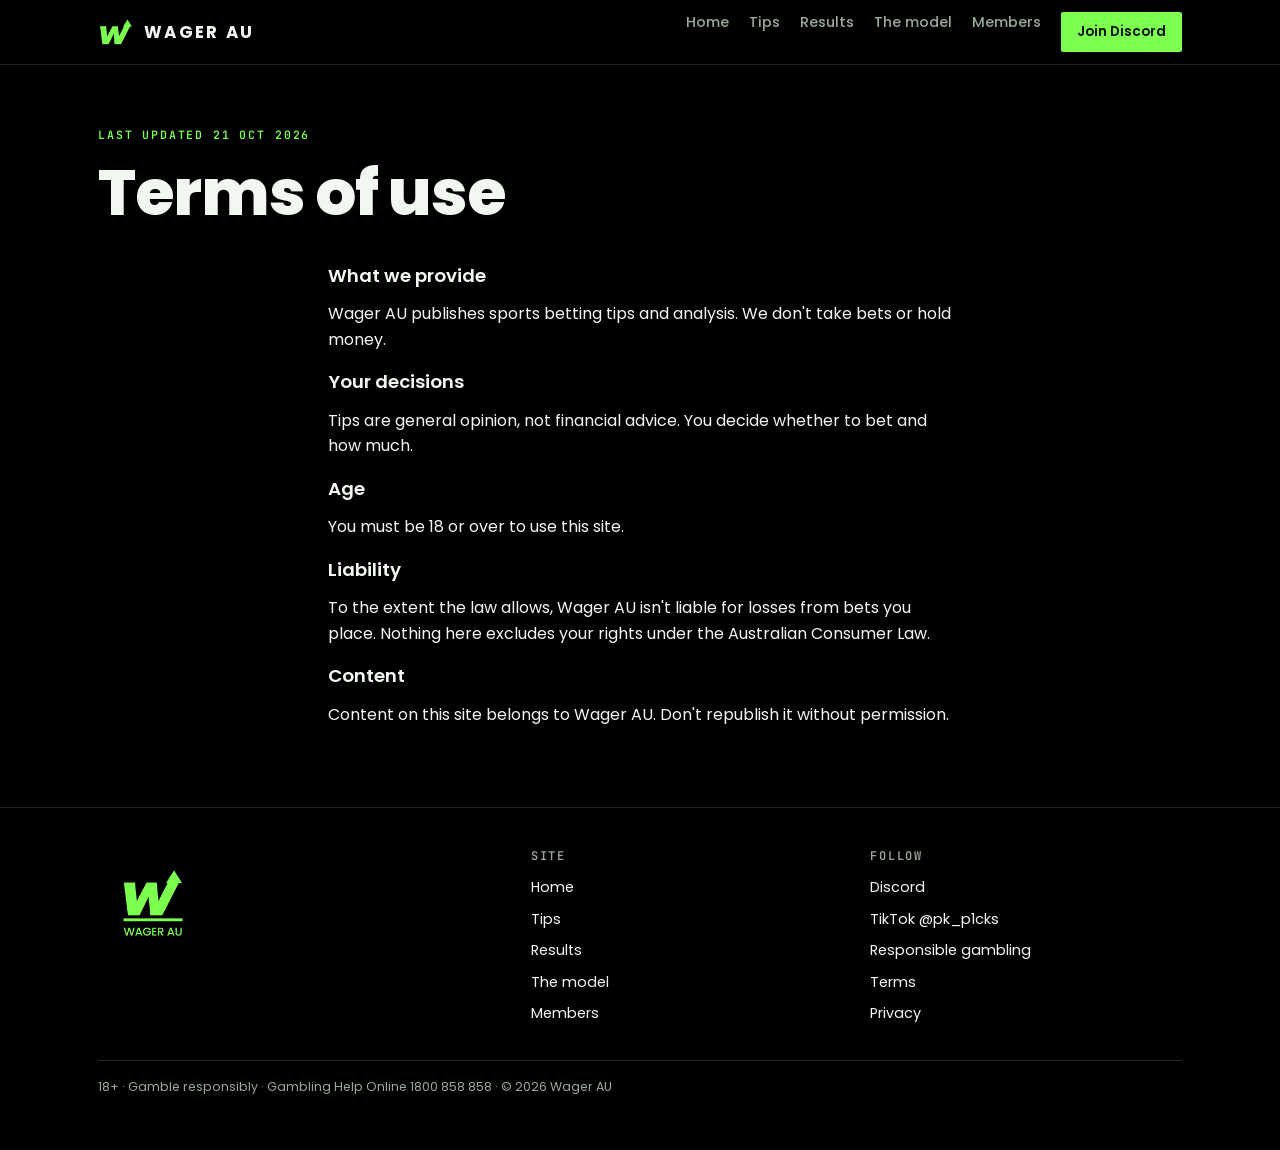
<file: terms.html>
<!doctype html>
<html lang="en-AU">
<head>
<meta charset="utf-8">
<meta name="viewport" content="width=device-width, initial-scale=1, viewport-fit=cover">
<title>Terms · Wager AU</title>
<meta name="description" content="Terms of use for the Wager AU website.">
<link rel="icon" type="image/png" href="assets/favicon.png">
<link rel="preconnect" href="https://fonts.googleapis.com">
<link rel="stylesheet" href="https://fonts.googleapis.com/css2?family=Poppins:wght@400;500;600;700;800&family=JetBrains+Mono:wght@400;600;700&display=swap">
<link rel="stylesheet" href="assets/style.css">
</head>
<body>
<header>
  <div class="wrap">
    <a class="brand" href="index.html"><img src="assets/mark.png" alt="" width="36" height="36">WAGER AU</a>
    <nav aria-label="Main">
      <a href="index.html">Home</a>
      <a href="tips.html">Tips</a>
      <a href="results.html">Results</a>
      <a href="model.html">The model</a>
      <a href="members.html">Members</a>
      <a class="btn primary nav-cta" href="https://discord.gg/CXUwYuUku" target="_blank" rel="noopener">Join Discord</a>
    </nav>
  </div>
</header>
<main>

<div class="wrap page-head"><span class="eyebrow">Last updated 21 Oct 2026</span><h1 style="margin-top:12px">Terms of use</h1></div>
<section style="border-top:0;padding-top:8px"><div class="wrap prose">
<h3>What we provide</h3><p>Wager AU publishes sports betting tips and analysis. We don't take bets or hold money.</p>
<h3>Your decisions</h3><p>Tips are general opinion, not financial advice. You decide whether to bet and how much.</p>
<h3>Age</h3><p>You must be 18 or over to use this site.</p>
<h3>Liability</h3><p>To the extent the law allows, Wager AU isn't liable for losses from bets you place. Nothing here excludes your rights under the Australian Consumer Law.</p>
<h3>Content</h3><p>Content on this site belongs to Wager AU. Don't republish it without permission.</p>
</div></section>
</main>
<footer>
  <div class="wrap">
    <div class="grid">
      <div><img src="assets/logo.png" alt="Wager AU" width="110" height="110"></div>
      <div><h4>Site</h4><ul><li><a href="index.html">Home</a></li><li><a href="tips.html">Tips</a></li><li><a href="results.html">Results</a></li><li><a href="model.html">The model</a></li><li><a href="members.html">Members</a></li></ul></div>
      <div><h4>Follow</h4><ul><li><a href="https://discord.gg/CXUwYuUku" target="_blank" rel="noopener">Discord</a></li><li><a href="https://www.tiktok.com/@pk_p1cks" target="_blank" rel="noopener">TikTok @pk_p1cks</a></li>
        <li><a href="responsible-gambling.html">Responsible gambling</a></li><li><a href="terms.html">Terms</a></li><li><a href="privacy.html">Privacy</a></li></ul></div>
    </div>
    <p class="rg">18+ · Gamble responsibly · Gambling Help Online 1800 858 858 · © 2026 Wager AU</p>
  </div>
</footer>

</body>
</html>
</file>
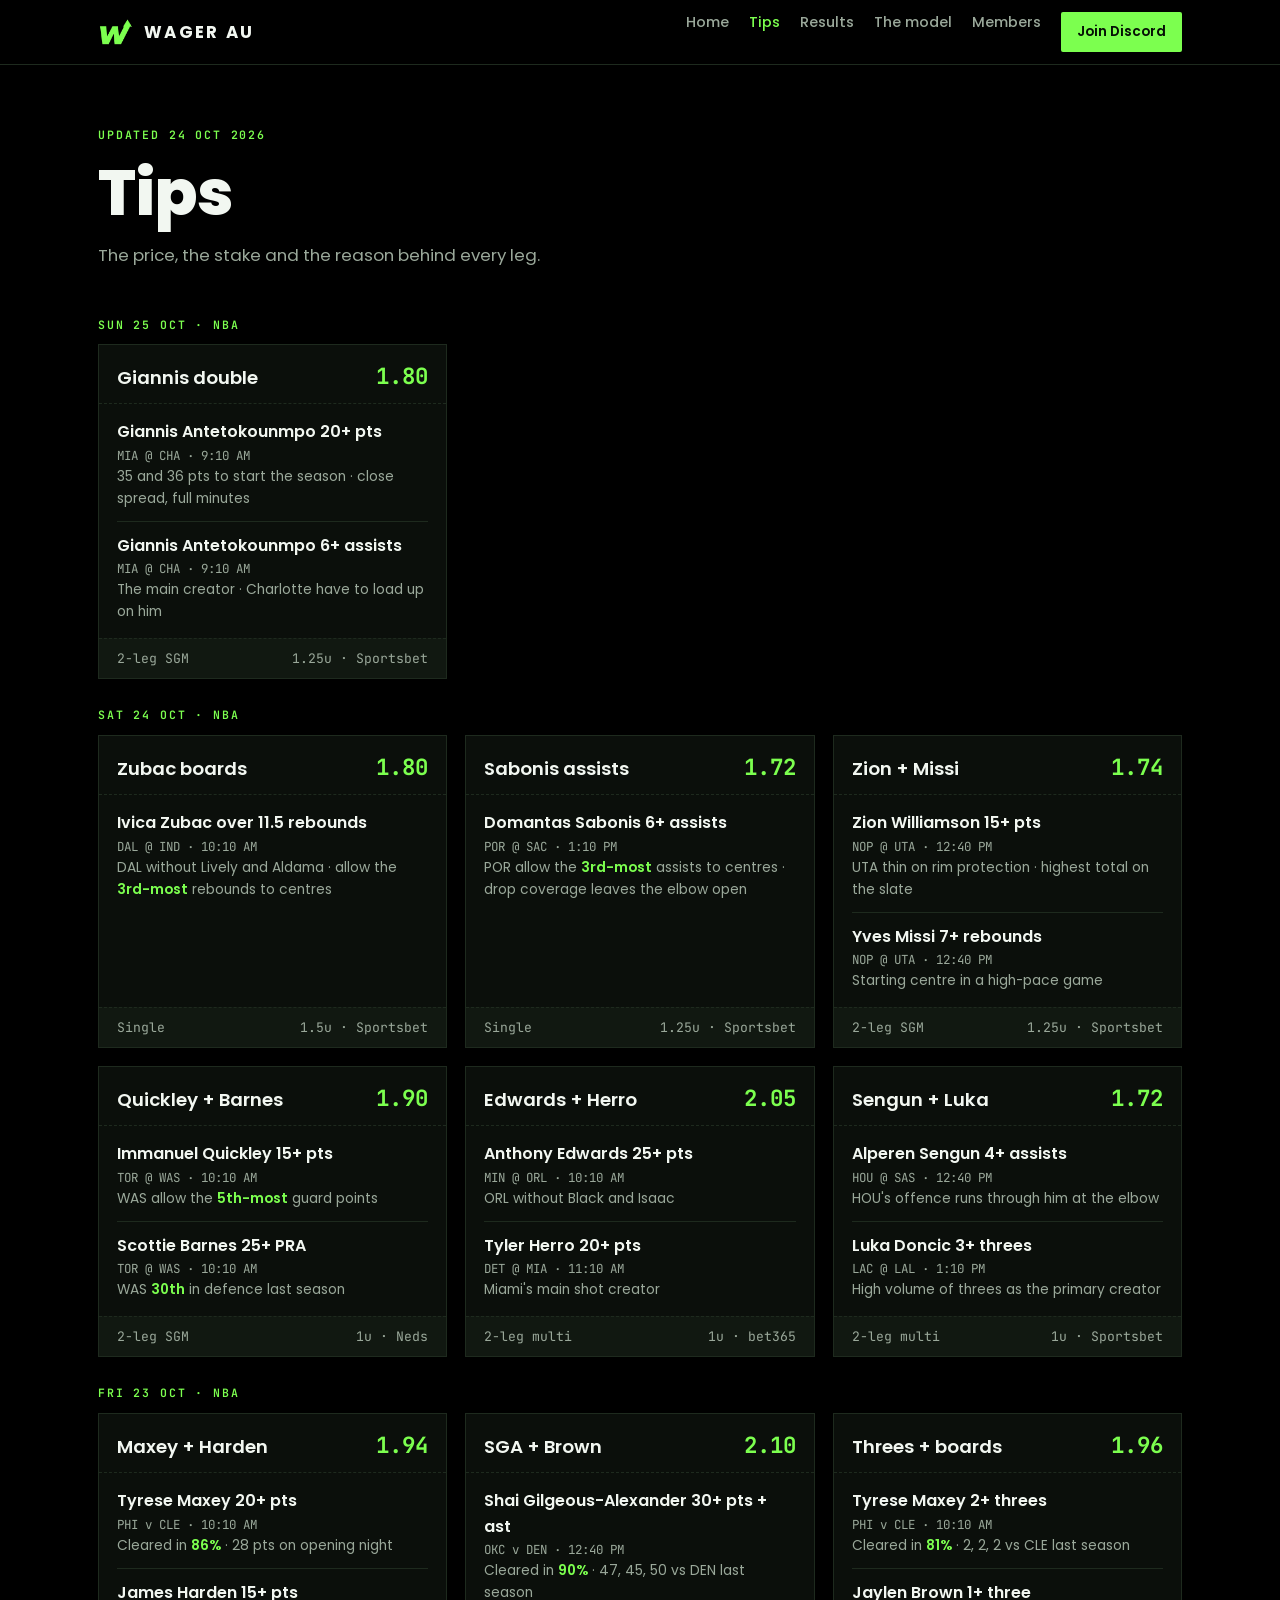
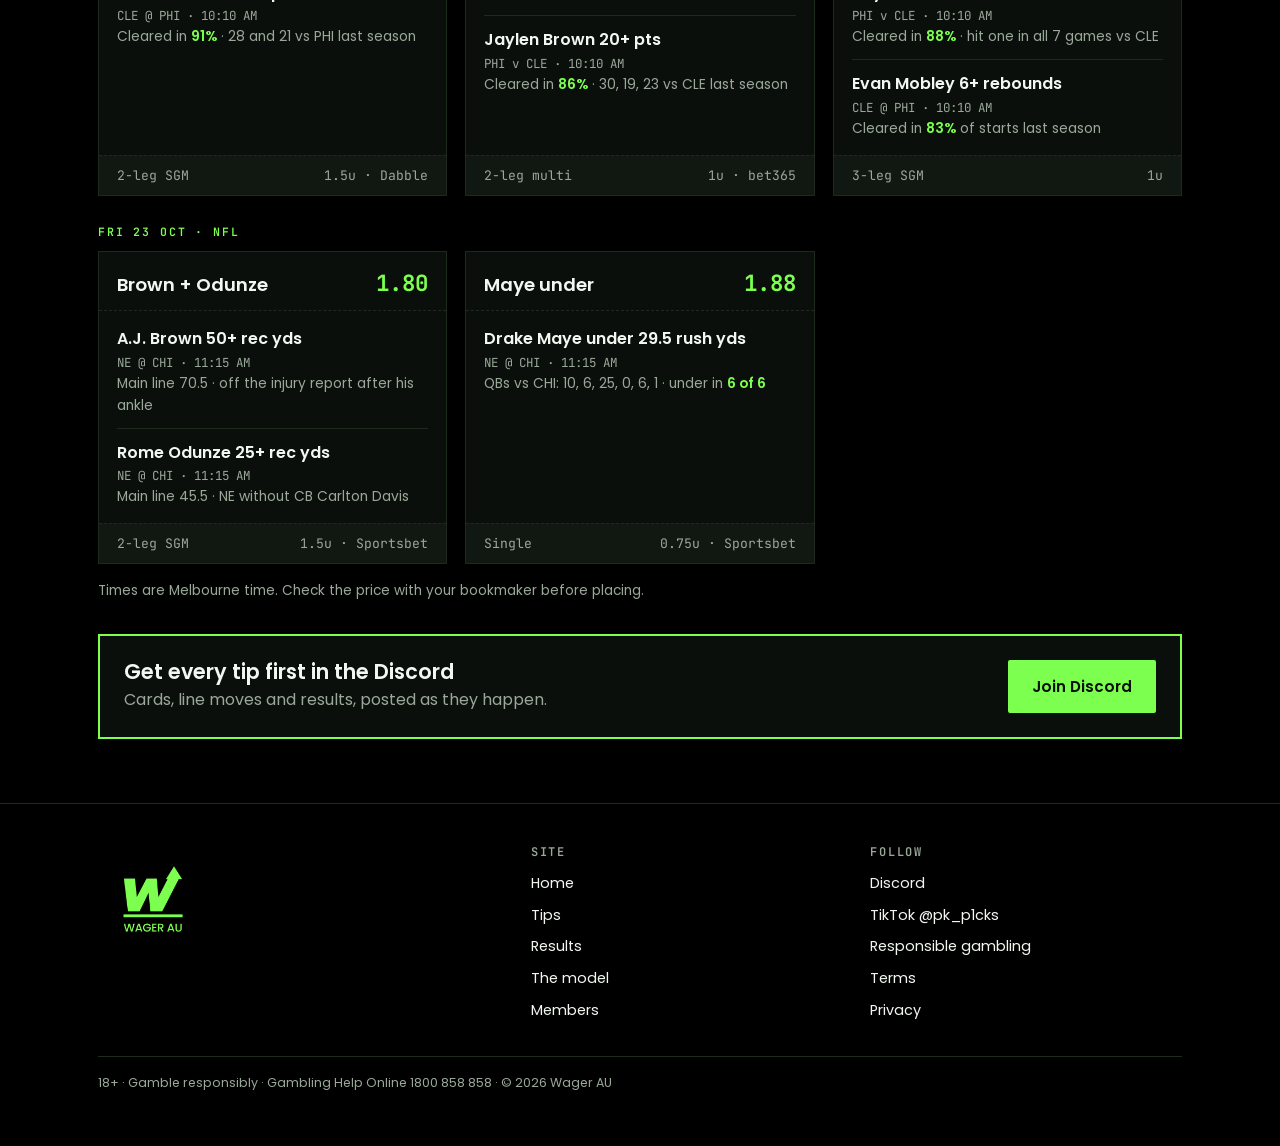
<file: tips.html>
<!doctype html>
<html lang="en-AU">
<head>
<meta charset="utf-8">
<meta name="viewport" content="width=device-width, initial-scale=1, viewport-fit=cover">
<title>Tips · Wager AU</title>
<meta name="description" content="Current NFL and NBA player-prop tips from Wager AU.">
<link rel="icon" type="image/png" href="assets/favicon.png">
<link rel="preconnect" href="https://fonts.googleapis.com">
<link rel="stylesheet" href="https://fonts.googleapis.com/css2?family=Poppins:wght@400;500;600;700;800&family=JetBrains+Mono:wght@400;600;700&display=swap">
<link rel="stylesheet" href="assets/style.css">
</head>
<body>
<header>
  <div class="wrap">
    <a class="brand" href="index.html"><img src="assets/mark.png" alt="" width="36" height="36">WAGER AU</a>
    <nav aria-label="Main">
      <a href="index.html">Home</a>
      <a href="tips.html" aria-current="page">Tips</a>
      <a href="results.html">Results</a>
      <a href="model.html">The model</a>
      <a href="members.html">Members</a>
      <a class="btn primary nav-cta" href="https://discord.gg/CXUwYuUku" target="_blank" rel="noopener">Join Discord</a>
    </nav>
  </div>
</header>
<main>

<div class="wrap page-head"><span class="eyebrow">Updated 24 Oct 2026</span><h1 style="margin-top:12px">Tips</h1>
<p>The price, the stake and the reason behind every leg.</p></div>
<section style="border-top:0;padding-top:8px"><div class="wrap"><span class="eyebrow day-label">Sun 25 Oct · NBA</span><div class="tickets"><article class="ticket"><div class="t-top"><h3>Giannis double</h3><span class="price">1.80</span></div><ul class="legs"><li><span class="leg-name">Giannis Antetokounmpo 20+ pts</span><span class="leg-game">MIA @ CHA · 9:10 AM</span><span class="leg-stat">35 and 36 pts to start the season · close spread, full minutes</span></li><li><span class="leg-name">Giannis Antetokounmpo 6+ assists</span><span class="leg-game">MIA @ CHA · 9:10 AM</span><span class="leg-stat">The main creator · Charlotte have to load up on him</span></li></ul><div class="t-foot"><span>2-leg SGM</span><span>1.25u · Sportsbet</span></div></article></div><span class="eyebrow day-label">Sat 24 Oct · NBA</span><div class="tickets"><article class="ticket"><div class="t-top"><h3>Zubac boards</h3><span class="price">1.80</span></div><ul class="legs"><li><span class="leg-name">Ivica Zubac over 11.5 rebounds</span><span class="leg-game">DAL @ IND · 10:10 AM</span><span class="leg-stat">DAL without Lively and Aldama · allow the <b>3rd-most</b> rebounds to centres</span></li></ul><div class="t-foot"><span>Single</span><span>1.5u · Sportsbet</span></div></article><article class="ticket"><div class="t-top"><h3>Sabonis assists</h3><span class="price">1.72</span></div><ul class="legs"><li><span class="leg-name">Domantas Sabonis 6+ assists</span><span class="leg-game">POR @ SAC · 1:10 PM</span><span class="leg-stat">POR allow the <b>3rd-most</b> assists to centres · drop coverage leaves the elbow open</span></li></ul><div class="t-foot"><span>Single</span><span>1.25u · Sportsbet</span></div></article><article class="ticket"><div class="t-top"><h3>Zion + Missi</h3><span class="price">1.74</span></div><ul class="legs"><li><span class="leg-name">Zion Williamson 15+ pts</span><span class="leg-game">NOP @ UTA · 12:40 PM</span><span class="leg-stat">UTA thin on rim protection · highest total on the slate</span></li><li><span class="leg-name">Yves Missi 7+ rebounds</span><span class="leg-game">NOP @ UTA · 12:40 PM</span><span class="leg-stat">Starting centre in a high-pace game</span></li></ul><div class="t-foot"><span>2-leg SGM</span><span>1.25u · Sportsbet</span></div></article><article class="ticket"><div class="t-top"><h3>Quickley + Barnes</h3><span class="price">1.90</span></div><ul class="legs"><li><span class="leg-name">Immanuel Quickley 15+ pts</span><span class="leg-game">TOR @ WAS · 10:10 AM</span><span class="leg-stat">WAS allow the <b>5th-most</b> guard points</span></li><li><span class="leg-name">Scottie Barnes 25+ PRA</span><span class="leg-game">TOR @ WAS · 10:10 AM</span><span class="leg-stat">WAS <b>30th</b> in defence last season</span></li></ul><div class="t-foot"><span>2-leg SGM</span><span>1u · Neds</span></div></article><article class="ticket"><div class="t-top"><h3>Edwards + Herro</h3><span class="price">2.05</span></div><ul class="legs"><li><span class="leg-name">Anthony Edwards 25+ pts</span><span class="leg-game">MIN @ ORL · 10:10 AM</span><span class="leg-stat">ORL without Black and Isaac</span></li><li><span class="leg-name">Tyler Herro 20+ pts</span><span class="leg-game">DET @ MIA · 11:10 AM</span><span class="leg-stat">Miami's main shot creator</span></li></ul><div class="t-foot"><span>2-leg multi</span><span>1u · bet365</span></div></article><article class="ticket"><div class="t-top"><h3>Sengun + Luka</h3><span class="price">1.72</span></div><ul class="legs"><li><span class="leg-name">Alperen Sengun 4+ assists</span><span class="leg-game">HOU @ SAS · 12:40 PM</span><span class="leg-stat">HOU's offence runs through him at the elbow</span></li><li><span class="leg-name">Luka Doncic 3+ threes</span><span class="leg-game">LAC @ LAL · 1:10 PM</span><span class="leg-stat">High volume of threes as the primary creator</span></li></ul><div class="t-foot"><span>2-leg multi</span><span>1u · Sportsbet</span></div></article></div><span class="eyebrow day-label">Fri 23 Oct · NBA</span><div class="tickets"><article class="ticket"><div class="t-top"><h3>Maxey + Harden</h3><span class="price">1.94</span></div><ul class="legs"><li><span class="leg-name">Tyrese Maxey 20+ pts</span><span class="leg-game">PHI v CLE · 10:10 AM</span><span class="leg-stat">Cleared in <b>86%</b> · 28 pts on opening night</span></li><li><span class="leg-name">James Harden 15+ pts</span><span class="leg-game">CLE @ PHI · 10:10 AM</span><span class="leg-stat">Cleared in <b>91%</b> · 28 and 21 vs PHI last season</span></li></ul><div class="t-foot"><span>2-leg SGM</span><span>1.5u · Dabble</span></div></article><article class="ticket"><div class="t-top"><h3>SGA + Brown</h3><span class="price">2.10</span></div><ul class="legs"><li><span class="leg-name">Shai Gilgeous-Alexander 30+ pts + ast</span><span class="leg-game">OKC v DEN · 12:40 PM</span><span class="leg-stat">Cleared in <b>90%</b> · 47, 45, 50 vs DEN last season</span></li><li><span class="leg-name">Jaylen Brown 20+ pts</span><span class="leg-game">PHI v CLE · 10:10 AM</span><span class="leg-stat">Cleared in <b>86%</b> · 30, 19, 23 vs CLE last season</span></li></ul><div class="t-foot"><span>2-leg multi</span><span>1u · bet365</span></div></article><article class="ticket"><div class="t-top"><h3>Threes + boards</h3><span class="price">1.96</span></div><ul class="legs"><li><span class="leg-name">Tyrese Maxey 2+ threes</span><span class="leg-game">PHI v CLE · 10:10 AM</span><span class="leg-stat">Cleared in <b>81%</b> · 2, 2, 2 vs CLE last season</span></li><li><span class="leg-name">Jaylen Brown 1+ three</span><span class="leg-game">PHI v CLE · 10:10 AM</span><span class="leg-stat">Cleared in <b>88%</b> · hit one in all 7 games vs CLE</span></li><li><span class="leg-name">Evan Mobley 6+ rebounds</span><span class="leg-game">CLE @ PHI · 10:10 AM</span><span class="leg-stat">Cleared in <b>83%</b> of starts last season</span></li></ul><div class="t-foot"><span>3-leg SGM</span><span>1u</span></div></article></div><span class="eyebrow day-label">Fri 23 Oct · NFL</span><div class="tickets"><article class="ticket"><div class="t-top"><h3>Brown + Odunze</h3><span class="price">1.80</span></div><ul class="legs"><li><span class="leg-name">A.J. Brown 50+ rec yds</span><span class="leg-game">NE @ CHI · 11:15 AM</span><span class="leg-stat">Main line 70.5 · off the injury report after his ankle</span></li><li><span class="leg-name">Rome Odunze 25+ rec yds</span><span class="leg-game">NE @ CHI · 11:15 AM</span><span class="leg-stat">Main line 45.5 · NE without CB Carlton Davis</span></li></ul><div class="t-foot"><span>2-leg SGM</span><span>1.5u · Sportsbet</span></div></article><article class="ticket"><div class="t-top"><h3>Maye under</h3><span class="price">1.88</span></div><ul class="legs"><li><span class="leg-name">Drake Maye under 29.5 rush yds</span><span class="leg-game">NE @ CHI · 11:15 AM</span><span class="leg-stat">QBs vs CHI: 10, 6, 25, 0, 6, 1 · under in <b>6 of 6</b></span></li></ul><div class="t-foot"><span>Single</span><span>0.75u · Sportsbet</span></div></article></div>
<p class="note">Times are Melbourne time. Check the price with your bookmaker before placing.</p>
<div class="discord-band"><div><h3>Get every tip first in the Discord</h3><p class="muted">Cards, line moves and results, posted as they happen.</p></div><a class="btn primary" href="https://discord.gg/CXUwYuUku" target="_blank" rel="noopener">Join Discord</a></div></div></section>
</main>
<footer>
  <div class="wrap">
    <div class="grid">
      <div><img src="assets/logo.png" alt="Wager AU" width="110" height="110"></div>
      <div><h4>Site</h4><ul><li><a href="index.html">Home</a></li><li><a href="tips.html">Tips</a></li><li><a href="results.html">Results</a></li><li><a href="model.html">The model</a></li><li><a href="members.html">Members</a></li></ul></div>
      <div><h4>Follow</h4><ul><li><a href="https://discord.gg/CXUwYuUku" target="_blank" rel="noopener">Discord</a></li><li><a href="https://www.tiktok.com/@pk_p1cks" target="_blank" rel="noopener">TikTok @pk_p1cks</a></li>
        <li><a href="responsible-gambling.html">Responsible gambling</a></li><li><a href="terms.html">Terms</a></li><li><a href="privacy.html">Privacy</a></li></ul></div>
    </div>
    <p class="rg">18+ · Gamble responsibly · Gambling Help Online 1800 858 858 · © 2026 Wager AU</p>
  </div>
</footer>

</body>
</html>
</file>
<file: assets/style.css>
/* Wager AU: black and signal green, matching the logo. Single dark theme by design. */
:root{
  --bg:#000000; --panel:#0b0f0b; --panel-2:#111811; --line:#1e2a1e;
  --ink:#f2f7f1; --muted:#9aa89a; --green:#7cff4f; --green-dim:#4fae33; --green-ink:#061006;
  --head:"Poppins","Montserrat",system-ui,-apple-system,"Segoe UI",sans-serif;
  --body:"Poppins",system-ui,-apple-system,"Segoe UI",sans-serif;
  --mono:"JetBrains Mono",ui-monospace,Menlo,Consolas,monospace;
  color-scheme:dark;
}
*{box-sizing:border-box}
html{padding-top:env(safe-area-inset-top,0px);padding-bottom:env(safe-area-inset-bottom,0px);background:var(--bg)}
body{margin:0;background:var(--bg);color:var(--ink);font:400 16px/1.6 var(--body)}
img{max-width:100%;display:block}
[hidden]{display:none!important}
a{color:var(--green)}
:focus-visible{outline:2px solid var(--green);outline-offset:3px}
.wrap{max-width:1120px;margin:0 auto;padding-left:max(18px,env(safe-area-inset-left,0px));padding-right:max(18px,env(safe-area-inset-right,0px))}
h1,h2,h3{font-family:var(--head);line-height:1.05;margin:0;text-wrap:balance}
h1{font-weight:800;letter-spacing:-.02em}
h2{font-weight:700;font-size:clamp(1.8rem,4vw,2.4rem);letter-spacing:-.01em}
h3{font-weight:600;font-size:1.15rem}
.eyebrow{font:600 .72rem/1 var(--mono);letter-spacing:.16em;text-transform:uppercase;color:var(--green)}
.num{font-family:var(--mono);font-variant-numeric:tabular-nums}
.muted{color:var(--muted)}
section{padding-block:64px;border-top:1px solid var(--line)}
.sec-head{display:flex;flex-wrap:wrap;justify-content:space-between;align-items:end;gap:12px;margin-bottom:28px}
.sec-head .eyebrow{display:block;margin-bottom:10px}
.sec-head p{margin:0;color:var(--muted);max-width:46ch}

/* header */
header{position:sticky;top:env(safe-area-inset-top,0px);z-index:20;background:rgba(0,0,0,.92);backdrop-filter:blur(8px);border-bottom:1px solid var(--line)}
header .wrap{display:flex;align-items:center;justify-content:space-between;gap:16px;padding-block:12px;flex-wrap:wrap}
.brand{display:flex;align-items:center;gap:10px;text-decoration:none;color:var(--ink);font:700 1.05rem var(--head);letter-spacing:.14em}
.brand img{width:36px;height:36px}
nav{display:flex;gap:20px;flex-wrap:wrap}
nav a{color:var(--muted);text-decoration:none;font:500 .9rem var(--body)}
nav a:hover,nav a[aria-current="page"]{color:var(--green)}

/* buttons */
.btn{display:inline-block;padding:13px 22px;font:600 .95rem var(--body);text-decoration:none;border:2px solid var(--green);cursor:pointer;border-radius:2px}
.btn.primary{background:var(--green);color:var(--green-ink)}
.btn.ghost{background:transparent;color:var(--green)}
.cta{display:flex;gap:12px;flex-wrap:wrap}

/* hero */
.hero{padding-block:72px 56px}
.hero-grid{display:grid;grid-template-columns:1.3fr .9fr;gap:48px;align-items:center}
.hero h1{font-size:clamp(2.8rem,7vw,5rem)}
.hero h1 em{font-style:normal;color:var(--green)}
.hero .lede{font-size:1.1rem;color:var(--muted);max-width:44ch;margin:20px 0 28px}
.hero-logo{width:100%;max-width:380px;justify-self:end}

/* stat strip */
.stats{display:grid;grid-template-columns:repeat(4,minmax(0,1fr));border:1px solid var(--line);background:var(--panel)}
.stat{padding:22px 20px;border-left:1px solid var(--line);min-width:0}
.stat:first-child{border-left:0}
.stat b{display:block;font:700 clamp(1.7rem,3.6vw,2.4rem)/1 var(--mono);color:var(--green);font-variant-numeric:tabular-nums}
.stat span{display:block;margin-top:8px;font-size:.85rem;color:var(--muted)}
.asof{margin-top:10px;font:.75rem var(--mono);color:var(--muted)}

/* model cards */
.model{display:grid;grid-template-columns:repeat(4,minmax(0,1fr));gap:1px;background:var(--line);border:1px solid var(--line)}
.mcard{background:var(--panel);padding:24px 20px;min-width:0}
.mcard .k{font:600 .7rem var(--mono);letter-spacing:.14em;color:var(--green);text-transform:uppercase}
.mcard h3{margin:10px 0 8px}
.mcard p{margin:0;color:var(--muted);font-size:.92rem}

/* winning days */
.days{display:grid;grid-template-columns:repeat(auto-fill,minmax(190px,1fr));gap:14px}
.day{background:var(--panel);border:1px solid var(--line);border-top:3px solid var(--green);padding:18px}
.day .d{font:.78rem var(--mono);color:var(--muted)}
.day .pl{font:700 1.9rem/1.1 var(--mono);color:var(--green);margin:6px 0 2px;font-variant-numeric:tabular-nums}
.day .rec{font-size:.9rem}

/* tickets */
.tickets{display:grid;grid-template-columns:repeat(3,minmax(0,1fr));gap:18px}
.ticket{background:var(--panel);border:1px solid var(--line);display:flex;flex-direction:column;min-width:0}
.t-top{display:flex;justify-content:space-between;align-items:baseline;gap:10px;padding:16px 18px 12px;border-bottom:1px dashed var(--line)}
.price{font:700 1.4rem var(--mono);color:var(--green);font-variant-numeric:tabular-nums}
.legs{list-style:none;margin:0;padding:4px 18px;flex:1}
.legs li{padding:11px 0;border-bottom:1px solid var(--line);display:grid;gap:2px}
.legs li:last-child{border-bottom:0}
.leg-name{font-weight:600}
.leg-game{font:.78rem var(--mono);color:var(--muted)}
.leg-stat{font-size:.86rem;color:var(--muted)}
.leg-stat b{color:var(--green);font-weight:600}
.t-foot{display:flex;justify-content:space-between;padding:11px 18px;background:var(--panel-2);border-top:1px dashed var(--line);font:.82rem var(--mono);color:var(--muted)}
.day-label{margin:30px 0 14px;display:block}
.note{margin-top:16px;font-size:.85rem;color:var(--muted)}

/* tables */
.tbl{overflow-x:auto;border:1px solid var(--line);background:var(--panel)}
table{border-collapse:collapse;width:100%;min-width:600px}
th,td{text-align:left;padding:13px 16px;border-bottom:1px solid var(--line)}
th{font:600 .7rem var(--mono);letter-spacing:.12em;text-transform:uppercase;color:var(--muted)}
td{font-variant-numeric:tabular-nums}
td.r,th.r{text-align:right}
tbody tr:last-child td{border-bottom:0}
.pos{color:var(--green)}
.flat{color:var(--muted)}
.tag{display:inline-block;padding:2px 8px;font:600 .7rem var(--mono);letter-spacing:.08em;border:1px solid var(--line);color:var(--muted)}
.tag.w{border-color:var(--green);color:var(--green)}

/* page heads, prose */
.page-head{padding-block:56px 12px}
.page-head h1{font-size:clamp(2.4rem,6vw,4rem)}
.page-head p{color:var(--muted);max-width:56ch;font-size:1.05rem;margin:16px 0 0}
.prose{max-width:66ch}
.prose h2{font-size:1.5rem;margin:30px 0 8px}
.prose h3{margin:20px 0 6px}
.prose ul{padding-left:20px}
.prose li{margin:6px 0}

/* members */
.plans{display:grid;grid-template-columns:repeat(2,minmax(0,1fr));gap:18px}
.plan{background:var(--panel);border:1px solid var(--line);padding:26px;min-width:0}
.plan.feat{border:2px solid var(--green)}
.plan .sub{font:.8rem var(--mono);color:var(--muted);margin:6px 0 16px}
.plan ul{margin:0 0 20px;padding-left:18px}
form{display:flex;gap:10px;flex-wrap:wrap}
input[type=email]{flex:1 1 220px;min-width:0;padding:13px;font:inherit;background:var(--bg);color:var(--ink);border:1.5px solid var(--line);border-radius:2px}
.msg{font-size:.85rem;color:var(--muted);margin-top:8px;min-height:1.2em}

/* footer */
footer{border-top:1px solid var(--line);padding-block:40px}
footer .grid{display:grid;grid-template-columns:1.3fr 1fr 1fr;gap:28px;align-items:start}
footer img{width:110px}
footer h4{font:600 .75rem var(--mono);letter-spacing:.14em;text-transform:uppercase;color:var(--muted);margin:0 0 10px}
footer ul{list-style:none;padding:0;margin:0}
footer li{margin:0 0 6px}
footer a{color:var(--ink);text-decoration:none;font-size:.9rem}
footer a:hover{color:var(--green)}
.rg{margin-top:28px;padding-top:16px;border-top:1px solid var(--line);font-size:.78rem;color:var(--muted)}

@media (max-width:900px){
  .hero-grid,.tickets,.plans,footer .grid{grid-template-columns:1fr}
  .hero-logo{justify-self:start;max-width:220px;order:-1}
  .stats,.model{grid-template-columns:repeat(2,minmax(0,1fr))}
  .stat:nth-child(3){border-left:0}
  .stat:nth-child(n+3){border-top:1px solid var(--line)}
}
@media (max-width:460px){nav{gap:14px}.model{grid-template-columns:1fr}}
@media (prefers-reduced-motion:no-preference){.btn{transition:filter .15s,transform .15s}.btn:hover{filter:brightness(1.08);transform:translateY(-1px)}}

/* discord */
.nav-cta{padding:8px 14px;font-size:.85rem;color:var(--green-ink)!important}
.discord-band{margin-top:32px;display:flex;flex-wrap:wrap;gap:18px;align-items:center;justify-content:space-between;padding:24px;border:2px solid var(--green);background:var(--panel)}
.discord-band h3{font-size:1.3rem;margin-bottom:4px}
.discord-band p{margin:0}
</file>
